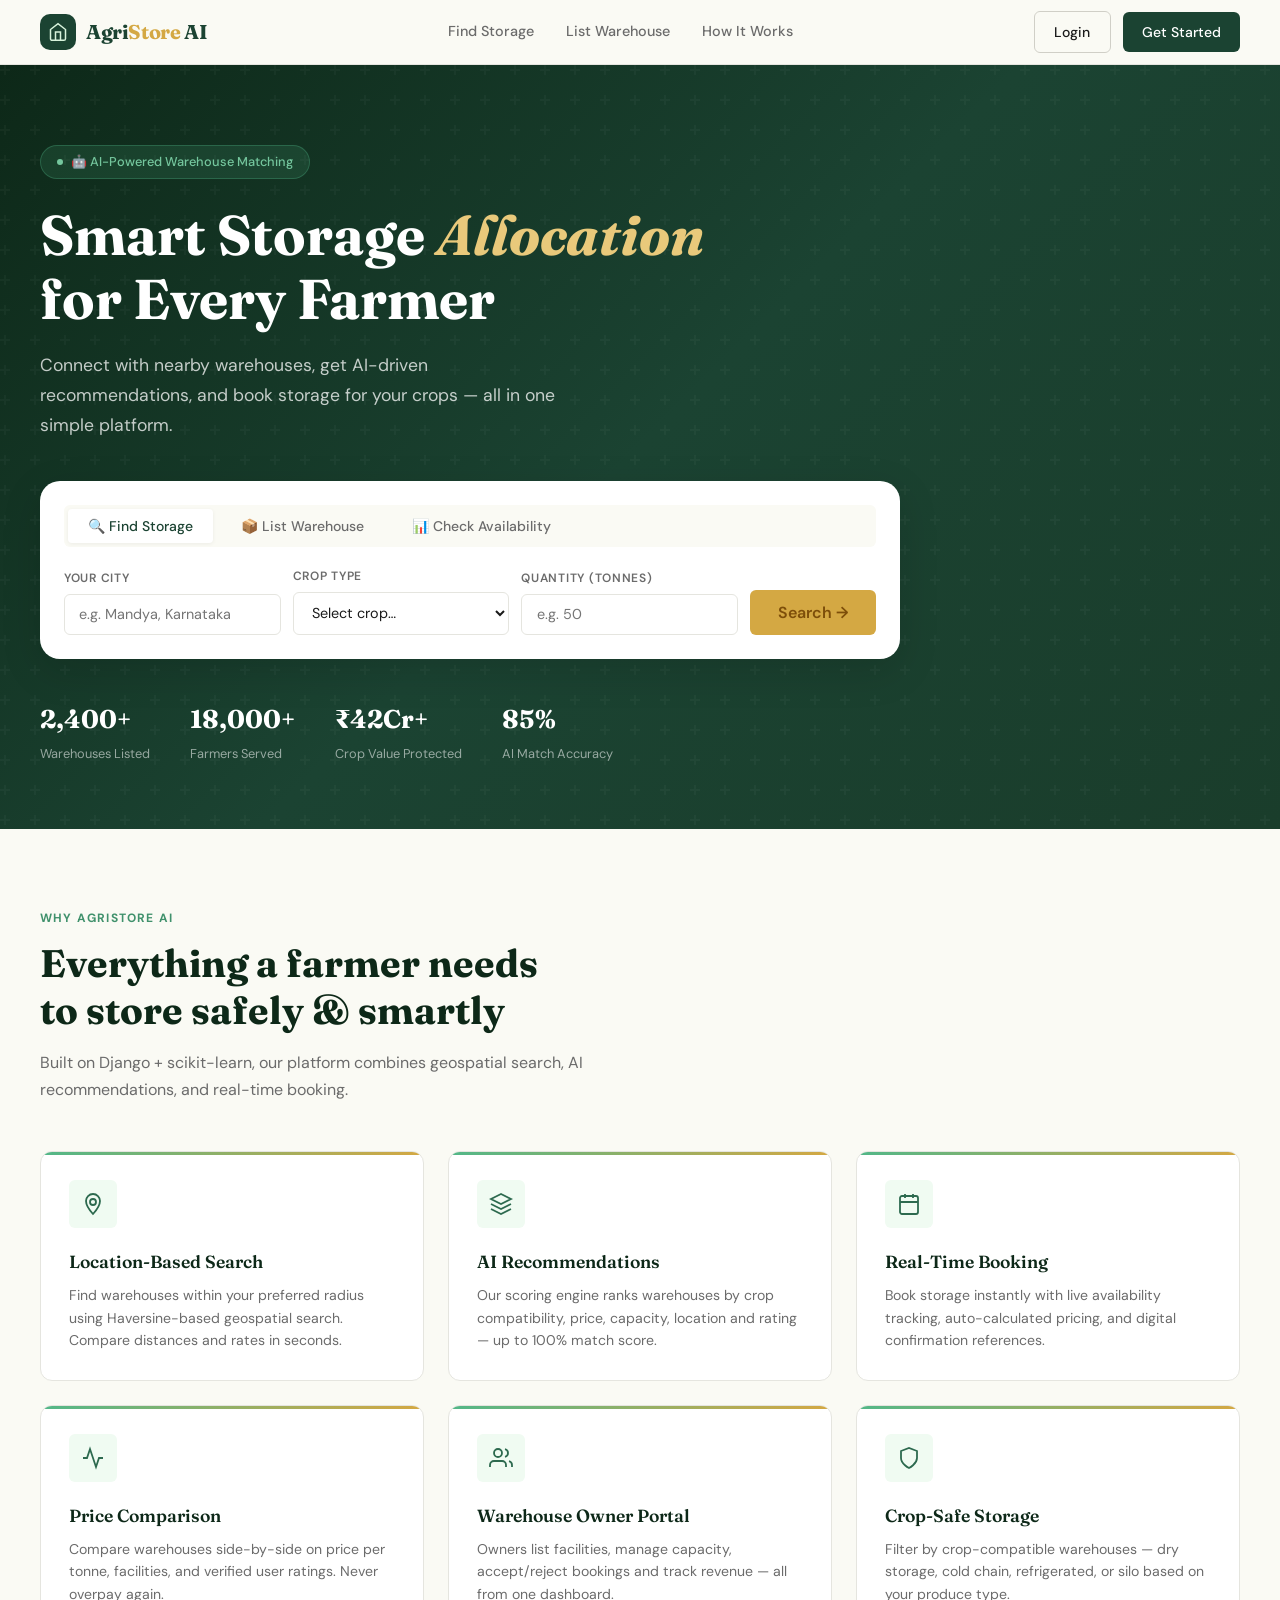
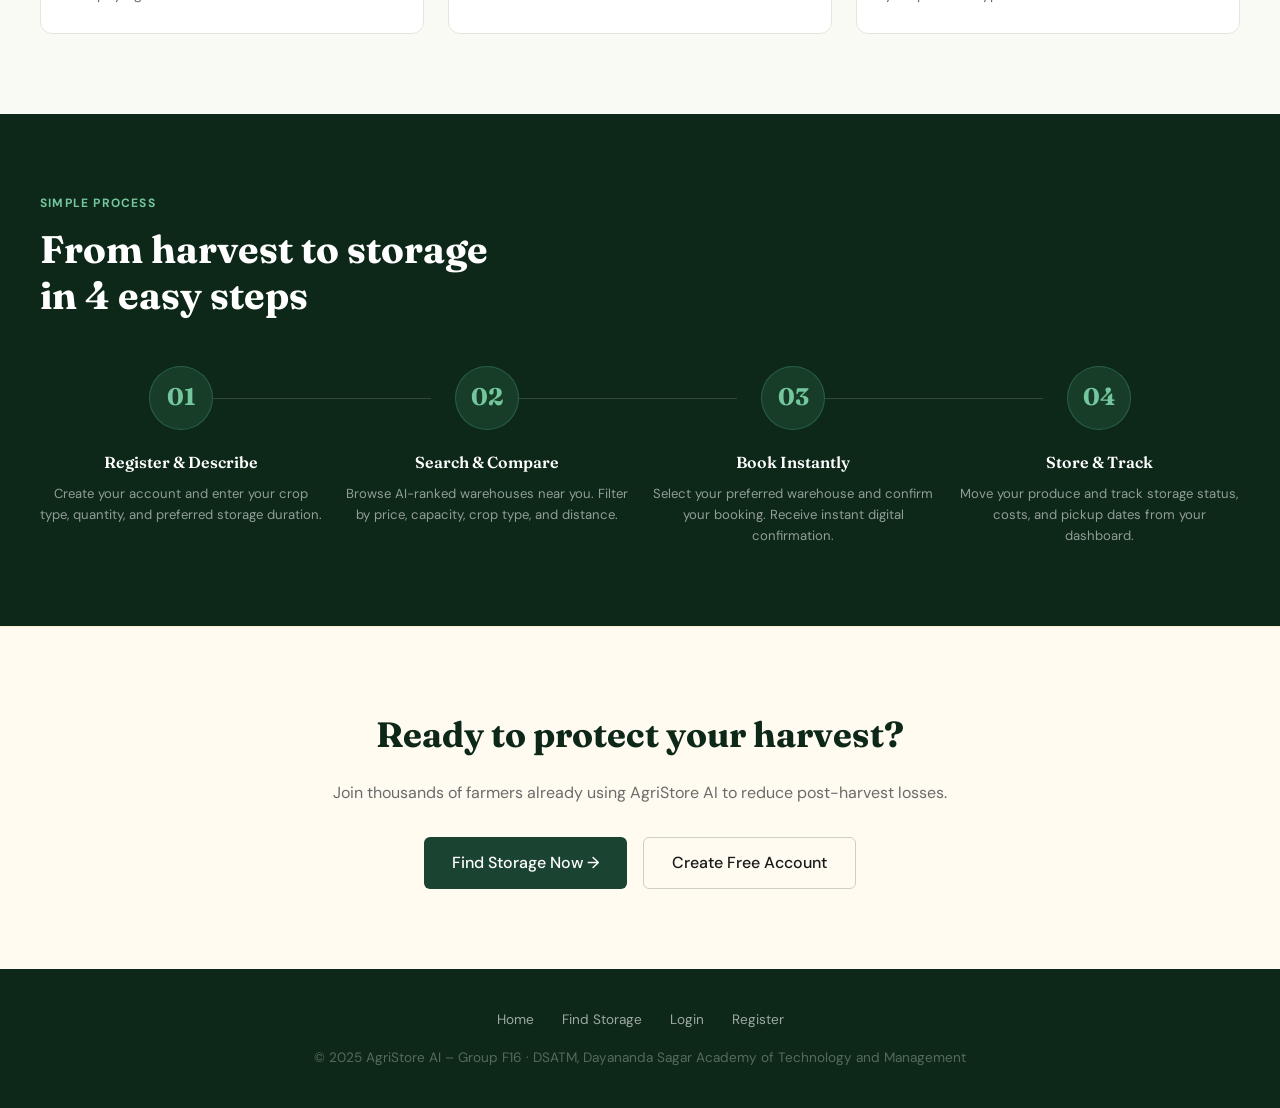
<file: index.html>
<!DOCTYPE html>
<html lang="en">
<head>
<meta charset="UTF-8">
<meta name="viewport" content="width=device-width, initial-scale=1.0">
<title>AgriStore AI – Smart Storage for Farmers</title>
<link rel="stylesheet" href="css/variables.css">
<link rel="stylesheet" href="css/base.css">
<link rel="stylesheet" href="css/hero.css">
</head>
<body>

<!-- NAV -->
<nav>
  <div class="nav-inner">
    <a href="index.html" class="logo">
      <div class="logo-icon">
        <svg viewBox="0 0 24 24"><path d="M3 9l9-7 9 7v11a2 2 0 01-2 2H5a2 2 0 01-2-2z"/><polyline points="9 22 9 12 15 12 15 22"/></svg>
      </div>
      <span class="logo-text">Agri<span>Store</span> AI</span>
    </a>
    <div class="nav-links">
      <a href="search.html">Find Storage</a>
      <a href="owner-dashboard.html">List Warehouse</a>
      <a href="#how-it-works">How It Works</a>
    </div>
    <div class="nav-actions" id="navActions">
      <a href="login.html"    class="btn btn-outline">Login</a>
      <a href="register.html" class="btn btn-primary">Get Started</a>
    </div>
  </div>
</nav>

<!-- HERO -->
<section class="hero">
  <div class="hero-inner">
    <div class="hero-badge">🤖 AI-Powered Warehouse Matching</div>
    <h1>Smart Storage <em>Allocation</em><br>for Every Farmer</h1>
    <p>Connect with nearby warehouses, get AI-driven recommendations, and book storage for your crops — all in one simple platform.</p>

    <div class="search-card">
      <div class="search-tabs">
        <button class="tab active">🔍 Find Storage</button>
        <button class="tab">📦 List Warehouse</button>
        <button class="tab">📊 Check Availability</button>
      </div>
      <div class="search-row">
        <div class="input-group">
          <label>Your City</label>
          <input type="text" id="heroCity" placeholder="e.g. Mandya, Karnataka">
        </div>
        <div class="input-group">
          <label>Crop Type</label>
          <select id="heroCrop">
            <option value="general">Select crop…</option>
            <option value="rice">Rice</option>
            <option value="wheat">Wheat</option>
            <option value="maize">Maize</option>
            <option value="tomato">Tomato</option>
            <option value="potato">Potato</option>
            <option value="onion">Onion</option>
            <option value="pulses">Pulses</option>
            <option value="cotton">Cotton</option>
          </select>
        </div>
        <div class="input-group">
          <label>Quantity (tonnes)</label>
          <input type="number" id="heroQty" placeholder="e.g. 50" min="1">
        </div>
        <button class="btn btn-amber btn-lg" id="heroSearchBtn">Search →</button>
      </div>
    </div>

    <div class="hero-stats">
      <div class="stat-item"><span class="stat-num">2,400+</span><span class="stat-label">Warehouses Listed</span></div>
      <div class="stat-item"><span class="stat-num">18,000+</span><span class="stat-label">Farmers Served</span></div>
      <div class="stat-item"><span class="stat-num">₹42Cr+</span><span class="stat-label">Crop Value Protected</span></div>
      <div class="stat-item"><span class="stat-num">85%</span><span class="stat-label">AI Match Accuracy</span></div>
    </div>
  </div>
</section>

<!-- FEATURES -->
<section class="section">
  <div class="section-inner">
    <div class="section-label">Why AgriStore AI</div>
    <h2 class="section-title">Everything a farmer needs<br>to store safely & smartly</h2>
    <p class="section-desc">Built on Django + scikit-learn, our platform combines geospatial search, AI recommendations, and real-time booking.</p>
    <div class="features-grid">
      <div class="feature-card">
        <div class="feature-icon"><svg viewBox="0 0 24 24"><circle cx="12" cy="10" r="3"/><path d="M12 2C8.13 2 5 5.13 5 9c0 5.25 7 13 7 13s7-7.75 7-13c0-3.87-3.13-7-7-7z"/></svg></div>
        <h3>Location-Based Search</h3>
        <p>Find warehouses within your preferred radius using Haversine-based geospatial search. Compare distances and rates in seconds.</p>
      </div>
      <div class="feature-card">
        <div class="feature-icon"><svg viewBox="0 0 24 24"><path d="M12 2L2 7l10 5 10-5-10-5zM2 17l10 5 10-5M2 12l10 5 10-5"/></svg></div>
        <h3>AI Recommendations</h3>
        <p>Our scoring engine ranks warehouses by crop compatibility, price, capacity, location and rating — up to 100% match score.</p>
      </div>
      <div class="feature-card">
        <div class="feature-icon"><svg viewBox="0 0 24 24"><rect x="3" y="4" width="18" height="18" rx="2"/><line x1="16" y1="2" x2="16" y2="6"/><line x1="8" y1="2" x2="8" y2="6"/><line x1="3" y1="10" x2="21" y2="10"/></svg></div>
        <h3>Real-Time Booking</h3>
        <p>Book storage instantly with live availability tracking, auto-calculated pricing, and digital confirmation references.</p>
      </div>
      <div class="feature-card">
        <div class="feature-icon"><svg viewBox="0 0 24 24"><polyline points="22 12 18 12 15 21 9 3 6 12 2 12"/></svg></div>
        <h3>Price Comparison</h3>
        <p>Compare warehouses side-by-side on price per tonne, facilities, and verified user ratings. Never overpay again.</p>
      </div>
      <div class="feature-card">
        <div class="feature-icon"><svg viewBox="0 0 24 24"><path d="M17 21v-2a4 4 0 00-4-4H5a4 4 0 00-4 4v2"/><circle cx="9" cy="7" r="4"/><path d="M23 21v-2a4 4 0 00-3-3.87"/><path d="M16 3.13a4 4 0 010 7.75"/></svg></div>
        <h3>Warehouse Owner Portal</h3>
        <p>Owners list facilities, manage capacity, accept/reject bookings and track revenue — all from one dashboard.</p>
      </div>
      <div class="feature-card">
        <div class="feature-icon"><svg viewBox="0 0 24 24"><path d="M12 22s8-4 8-10V5l-8-3-8 3v7c0 6 8 10 8 10z"/></svg></div>
        <h3>Crop-Safe Storage</h3>
        <p>Filter by crop-compatible warehouses — dry storage, cold chain, refrigerated, or silo based on your produce type.</p>
      </div>
    </div>
  </div>
</section>

<!-- HOW IT WORKS -->
<section class="how-bg" id="how-it-works">
  <div class="how-inner">
    <div class="section-label" style="color:var(--green-400)">Simple Process</div>
    <h2 class="section-title" style="color:#fff">From harvest to storage<br>in 4 easy steps</h2>
    <div class="how-grid">
      <div class="how-step"><div class="step-num">01</div><h4>Register & Describe</h4><p>Create your account and enter your crop type, quantity, and preferred storage duration.</p></div>
      <div class="how-step"><div class="step-num">02</div><h4>Search & Compare</h4><p>Browse AI-ranked warehouses near you. Filter by price, capacity, crop type, and distance.</p></div>
      <div class="how-step"><div class="step-num">03</div><h4>Book Instantly</h4><p>Select your preferred warehouse and confirm your booking. Receive instant digital confirmation.</p></div>
      <div class="how-step"><div class="step-num">04</div><h4>Store & Track</h4><p>Move your produce and track storage status, costs, and pickup dates from your dashboard.</p></div>
    </div>
  </div>
</section>

<!-- CTA -->
<section class="cta-section">
  <h2>Ready to protect your harvest?</h2>
  <p>Join thousands of farmers already using AgriStore AI to reduce post-harvest losses.</p>
  <div class="cta-btns">
    <a href="search.html"   class="btn btn-primary btn-lg">Find Storage Now →</a>
    <a href="register.html" class="btn btn-outline btn-lg">Create Free Account</a>
  </div>
</section>

<footer>
  <a href="index.html">Home</a>
  <a href="search.html">Find Storage</a>
  <a href="login.html">Login</a>
  <a href="register.html">Register</a>
  <div class="footer-copy">© 2025 AgriStore AI – Group F16 · DSATM, Dayananda Sagar Academy of Technology and Management</div>
</footer>

<script src="js/api.js"></script>
<script src="js/app.js"></script>
<script>
  document.getElementById('heroSearchBtn')?.addEventListener('click', () => {
    const city = document.getElementById('heroCity').value.trim();
    const crop = document.getElementById('heroCrop').value;
    const qty  = document.getElementById('heroQty').value;
    const qs   = new URLSearchParams({ city, crop, qty }).toString();
    window.location.href = `search.html?${qs}`;
  });
</script>
</body>
</html>
</file>
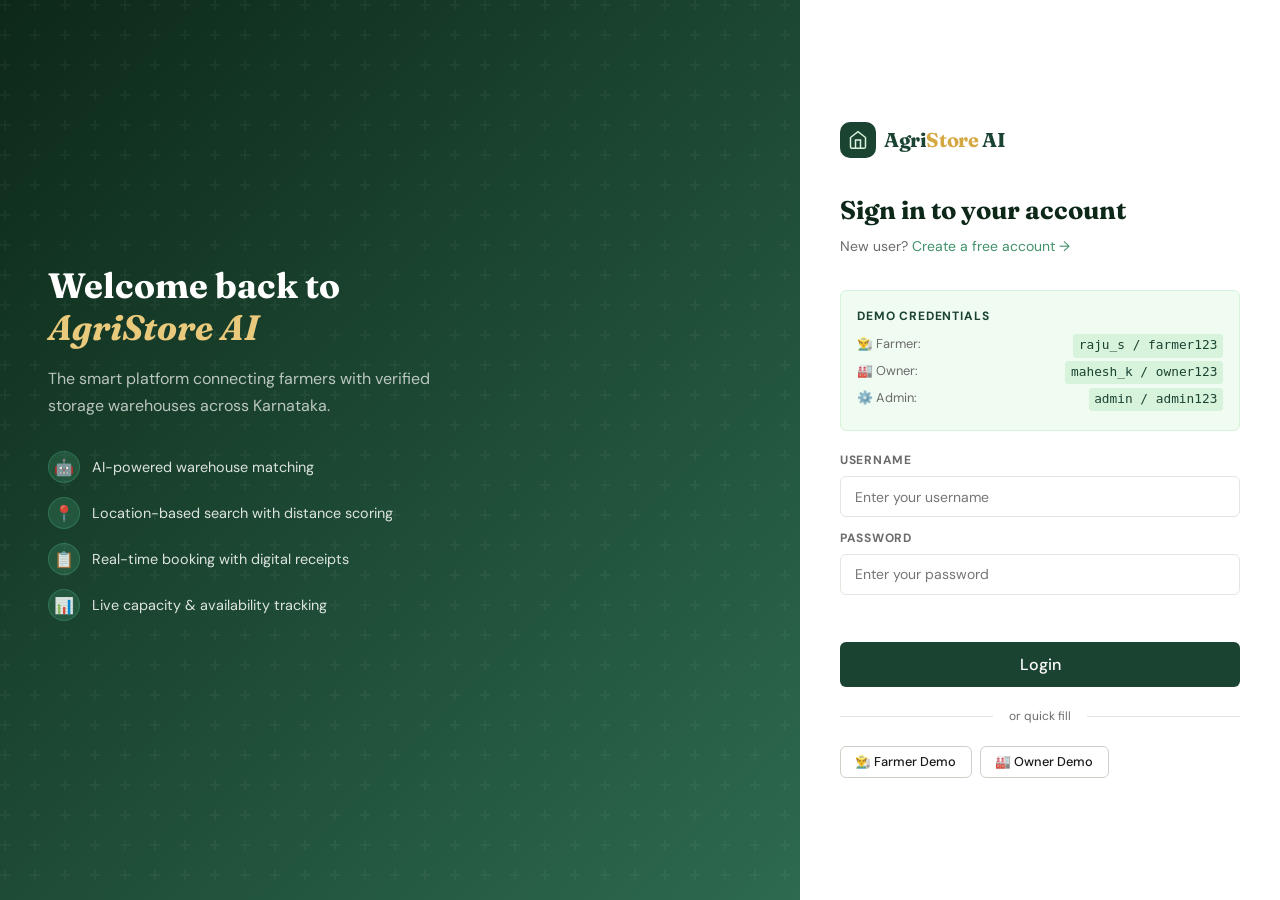
<file: farmer-dashboard.html>
<!DOCTYPE html>
<html lang="en">
<head>
<meta charset="UTF-8">
<meta name="viewport" content="width=device-width, initial-scale=1.0">
<title>My Dashboard – AgriStore AI</title>
<link rel="stylesheet" href="css/variables.css">
<link rel="stylesheet" href="css/base.css">
<link rel="stylesheet" href="css/dashboard.css">
<link rel="stylesheet" href="css/modal.css">
</head>
<body>

<nav>
  <div class="nav-inner">
    <a href="index.html" class="logo">
      <div class="logo-icon"><svg viewBox="0 0 24 24" fill="none" stroke="#D8F3DC" stroke-width="1.8"><path d="M3 9l9-7 9 7v11a2 2 0 01-2 2H5a2 2 0 01-2-2z"/><polyline points="9 22 9 12 15 12 15 22"/></svg></div>
      <span class="logo-text">Agri<span>Store</span> AI</span>
    </a>
    <div class="nav-links">
      <a href="search.html">Find Storage</a>
      <a href="farmer-dashboard.html" class="active">Dashboard</a>
    </div>
    <div class="nav-actions" id="navActions"></div>
  </div>
</nav>

<div class="dash-layout">
  <!-- SIDEBAR -->
  <aside class="sidebar">
    <div class="sidebar-header">
      <div class="sidebar-user">
        <div class="avatar" id="sidebarAvatar">RS</div>
        <div>
          <div class="sidebar-user-name" id="sidebarName">Loading…</div>
          <div class="sidebar-user-type" id="sidebarType">Farmer</div>
        </div>
      </div>
    </div>
    <nav class="sidebar-nav">
      <div class="nav-section">Main</div>
      <a class="nav-item active" href="farmer-dashboard.html">
        <svg viewBox="0 0 24 24"><rect x="3" y="3" width="7" height="7"/><rect x="14" y="3" width="7" height="7"/><rect x="14" y="14" width="7" height="7"/><rect x="3" y="14" width="7" height="7"/></svg>
        Overview
      </a>
      <a class="nav-item" href="search.html">
        <svg viewBox="0 0 24 24"><circle cx="11" cy="11" r="8"/><line x1="21" y1="21" x2="16.65" y2="16.65"/></svg>
        Find Storage
      </a>
      <a class="nav-item" href="farmer-dashboard.html">
        <svg viewBox="0 0 24 24"><rect x="3" y="4" width="18" height="18" rx="2"/><line x1="16" y1="2" x2="16" y2="6"/><line x1="8" y1="2" x2="8" y2="6"/><line x1="3" y1="10" x2="21" y2="10"/></svg>
        My Bookings
      </a>
      <a class="nav-item" href="search.html">
        <svg viewBox="0 0 24 24"><path d="M12 2L2 7l10 5 10-5-10-5zM2 17l10 5 10-5M2 12l10 5 10-5"/></svg>
        AI Recommendations
      </a>
      <div class="nav-section">Account</div>
      <a class="nav-item" href="#">
        <svg viewBox="0 0 24 24"><path d="M20 21v-2a4 4 0 00-4-4H8a4 4 0 00-4 4v2"/><circle cx="12" cy="7" r="4"/></svg>
        Profile
      </a>
      <a class="nav-item danger" id="logoutBtn" href="#">
        <svg viewBox="0 0 24 24"><path d="M9 21H5a2 2 0 01-2-2V5a2 2 0 012-2h4"/><polyline points="16 17 21 12 16 7"/><line x1="21" y1="12" x2="9" y2="12"/></svg>
        Logout
      </a>
    </nav>
  </aside>

  <!-- MAIN -->
  <main class="dash-main">
    <div class="dash-header">
      <div>
        <h2 id="dashGreet">Good morning 🌾</h2>
        <p>Here's your storage overview for this season.</p>
      </div>
      <a href="search.html" class="btn btn-primary">+ Book New Storage</a>
    </div>

    <!-- METRICS -->
    <div class="metrics-grid">
      <div class="metric-card">
        <div class="metric-label">Active Bookings</div>
        <div class="metric-val" id="metricBookings">—</div>
        <div class="metric-change">confirmed this season</div>
      </div>
      <div class="metric-card accent-amber">
        <div class="metric-label">Produce Stored</div>
        <div class="metric-val" id="metricStored">—</div>
        <div class="metric-change">across active bookings</div>
      </div>
      <div class="metric-card">
        <div class="metric-label">Total Cost</div>
        <div class="metric-val" id="metricCost">—</div>
        <div class="metric-change">for active storage</div>
      </div>
      <div class="metric-card accent-blue">
        <div class="metric-label">AI Savings</div>
        <div class="metric-val">₹18,400</div>
        <div class="metric-change">vs avg market rate</div>
      </div>
    </div>

    <div class="dash-grid">
      <!-- BOOKINGS TABLE -->
      <div class="dash-card">
        <div class="dash-card-title">
          My Bookings
          <a href="search.html">+ Add New →</a>
        </div>
        <table class="booking-table">
          <thead>
            <tr>
              <th>Warehouse</th>
              <th>Crop</th>
              <th>Qty</th>
              <th>Duration</th>
              <th>Status</th>
              <th>Total</th>
            </tr>
          </thead>
          <tbody id="bookingsBody">
            <tr><td colspan="6" style="text-align:center;padding:2rem;color:var(--text-muted)">Loading…</td></tr>
          </tbody>
        </table>
      </div>

      <!-- AI RECOMMENDATIONS -->
      <div class="dash-card">
        <div class="dash-card-title">
          AI Recommendations
          <a href="search.html">View all →</a>
        </div>
        <div class="ai-alert" id="aiAlert">✦ Loading recommendations…</div>
        <div id="recList">
          <div style="color:var(--text-muted);font-size:.85rem;text-align:center;padding:1.5rem">Loading…</div>
        </div>
        <a href="search.html" class="btn btn-outline" style="width:100%;margin-top:1rem;display:flex;justify-content:center">
          Explore All Options →
        </a>
      </div>
    </div>
  </main>
</div>

<script src="js/api.js"></script>
<script src="js/app.js"></script>
<script src="js/farmer-dashboard.js"></script>
<script>
  document.getElementById('logoutBtn')?.addEventListener('click', async (e) => {
    e.preventDefault();
    await AgriAPI.auth.logout();
    window.location.href = 'index.html';
  });
</script>
</body>
</html>
</file>
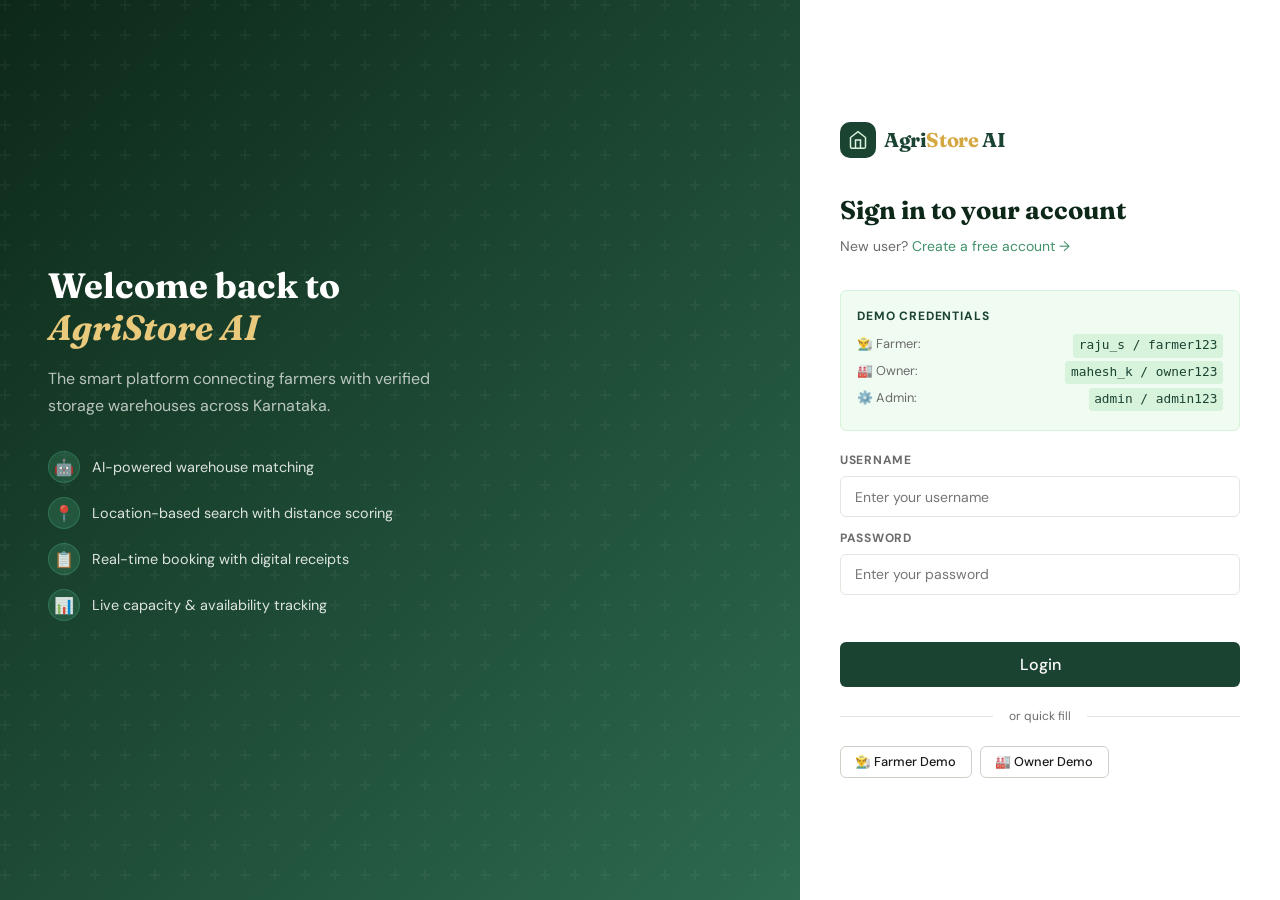
<file: login.html>
<!DOCTYPE html>
<html lang="en">
<head>
<meta charset="UTF-8">
<meta name="viewport" content="width=device-width, initial-scale=1.0">
<title>Login – AgriStore AI</title>
<link rel="stylesheet" href="css/variables.css">
<link rel="stylesheet" href="css/base.css">
<link rel="stylesheet" href="css/modal.css">
<style>
.auth-layout {
  min-height: 100vh;
  display: grid;
  grid-template-columns: 1fr 480px;
}
.auth-left {
  background: linear-gradient(135deg, var(--green-900), var(--green-700));
  padding: 3rem;
  display: flex;
  flex-direction: column;
  justify-content: center;
  color: #fff;
  position: relative;
  overflow: hidden;
}
.auth-left::before {
  content: '';
  position: absolute;
  inset: 0;
  background: url("data:image/svg+xml,%3Csvg width='60' height='60' viewBox='0 0 60 60' xmlns='http://www.w3.org/2000/svg'%3E%3Cg fill='%23ffffff' fill-opacity='0.04' fill-rule='evenodd'%3E%3Cpath d='M36 34v-4h-2v4h-4v2h4v4h2v-4h4v-2h-4zm0-30V0h-2v4h-4v2h4v4h2V6h4V4h-4zM6 34v-4H4v4H0v2h4v4h2v-4h4v-2H6zM6 4V0H4v4H0v2h4v4h2V6h4V4H6z'/%3E%3C/g%3E%3C/svg%3E");
}
.auth-left-content { position: relative; z-index: 1; max-width: 420px; }
.auth-left h1 { font-family: var(--font-display); font-size: 2.2rem; font-weight: 700; margin-bottom: 1rem; line-height: 1.2; }
.auth-left h1 em { font-style: italic; color: var(--amber-300); }
.auth-left p { color: rgba(255,255,255,.7); line-height: 1.7; margin-bottom: 2rem; }
.auth-feature { display: flex; align-items: center; gap: .75rem; margin-bottom: .875rem; font-size: .9rem; color: rgba(255,255,255,.85); }
.auth-feature span { width: 32px; height: 32px; border-radius: 50%; background: rgba(82,183,136,.2); border: 1px solid rgba(82,183,136,.3); display: flex; align-items: center; justify-content: center; font-size: 1rem; flex-shrink: 0; }

.auth-right {
  background: var(--white);
  padding: 3rem 2.5rem;
  display: flex;
  flex-direction: column;
  justify-content: center;
}
.auth-right a.logo { display: inline-flex; align-items: center; gap: 8px; margin-bottom: 2rem; }
.auth-form-title { font-family: var(--font-display); font-size: 1.6rem; font-weight: 700; color: var(--green-900); margin-bottom: .25rem; }
.auth-form-sub { font-size: .875rem; color: var(--text-muted); margin-bottom: 2rem; }
.auth-form-sub a { color: var(--green-600); }

.divider { display: flex; align-items: center; gap: 1rem; margin: 1.25rem 0; }
.divider::before, .divider::after { content: ''; flex: 1; height: 1px; background: var(--border); }
.divider span { font-size: .75rem; color: var(--text-muted); }

.demo-box { background: var(--green-50); border: 1px solid var(--green-100); border-radius: var(--radius-sm); padding: 1rem; margin-bottom: 1.25rem; font-size: .8rem; }
.demo-box h4 { font-size: .75rem; font-weight: 700; color: var(--green-800); text-transform: uppercase; letter-spacing: .07em; margin-bottom: .5rem; }
.demo-cred { display: flex; justify-content: space-between; margin-bottom: .2rem; }
.demo-cred span { color: var(--text-muted); }
.demo-cred code { font-size: .8rem; color: var(--green-800); background: var(--green-100); padding: .1rem .35rem; border-radius: 3px; }

.error-msg { color: #c0392b; font-size: .825rem; margin-bottom: 1rem; min-height: 1.2rem; }

@media (max-width: 768px) {
  .auth-layout { grid-template-columns: 1fr; }
  .auth-left { display: none; }
  .auth-right { padding: 2rem 1.25rem; }
}
</style>
</head>
<body>
<div class="auth-layout">
  <!-- LEFT PANEL -->
  <div class="auth-left">
    <div class="auth-left-content">
      <h1>Welcome back to<br><em>AgriStore AI</em></h1>
      <p>The smart platform connecting farmers with verified storage warehouses across Karnataka.</p>
      <div class="auth-feature"><span>🤖</span> AI-powered warehouse matching</div>
      <div class="auth-feature"><span>📍</span> Location-based search with distance scoring</div>
      <div class="auth-feature"><span>📋</span> Real-time booking with digital receipts</div>
      <div class="auth-feature"><span>📊</span> Live capacity & availability tracking</div>
    </div>
  </div>

  <!-- RIGHT PANEL -->
  <div class="auth-right">
    <a href="index.html" class="logo">
      <div class="logo-icon"><svg viewBox="0 0 24 24" fill="none" stroke="#D8F3DC" stroke-width="1.8"><path d="M3 9l9-7 9 7v11a2 2 0 01-2 2H5a2 2 0 01-2-2z"/><polyline points="9 22 9 12 15 12 15 22"/></svg></div>
      <span class="logo-text">Agri<span>Store</span> AI</span>
    </a>

    <div class="auth-form-title">Sign in to your account</div>
    <div class="auth-form-sub">New user? <a href="register.html">Create a free account →</a></div>

    <!-- Demo Credentials -->
    <div class="demo-box">
      <h4>Demo Credentials</h4>
      <div class="demo-cred"><span>👨‍🌾 Farmer:</span><code>raju_s / farmer123</code></div>
      <div class="demo-cred"><span>🏭 Owner:</span><code>mahesh_k / owner123</code></div>
      <div class="demo-cred"><span>⚙️ Admin:</span><code>admin / admin123</code></div>
    </div>

    <form id="loginForm">
      <div class="form-group">
        <label>Username</label>
        <input type="text" id="loginUsername" placeholder="Enter your username" autocomplete="username">
      </div>
      <div class="form-group">
        <label>Password</label>
        <input type="password" id="loginPassword" placeholder="Enter your password" autocomplete="current-password">
      </div>
      <div class="error-msg" id="loginError"></div>
      <button type="submit" id="loginBtn" class="btn btn-primary btn-full btn-lg">Login</button>
    </form>

    <div class="divider"><span>or quick fill</span></div>

    <div style="display:flex;gap:.5rem;flex-wrap:wrap">
      <button class="btn btn-outline btn-sm"
        onclick="document.getElementById('loginUsername').value='raju_s';document.getElementById('loginPassword').value='farmer123'">
        👨‍🌾 Farmer Demo
      </button>
      <button class="btn btn-outline btn-sm"
        onclick="document.getElementById('loginUsername').value='mahesh_k';document.getElementById('loginPassword').value='owner123'">
        🏭 Owner Demo
      </button>
    </div>
  </div>
</div>

<script src="js/api.js"></script>
<script src="js/app.js"></script>
<script src="js/auth.js"></script>
</body>
</html>
</file>
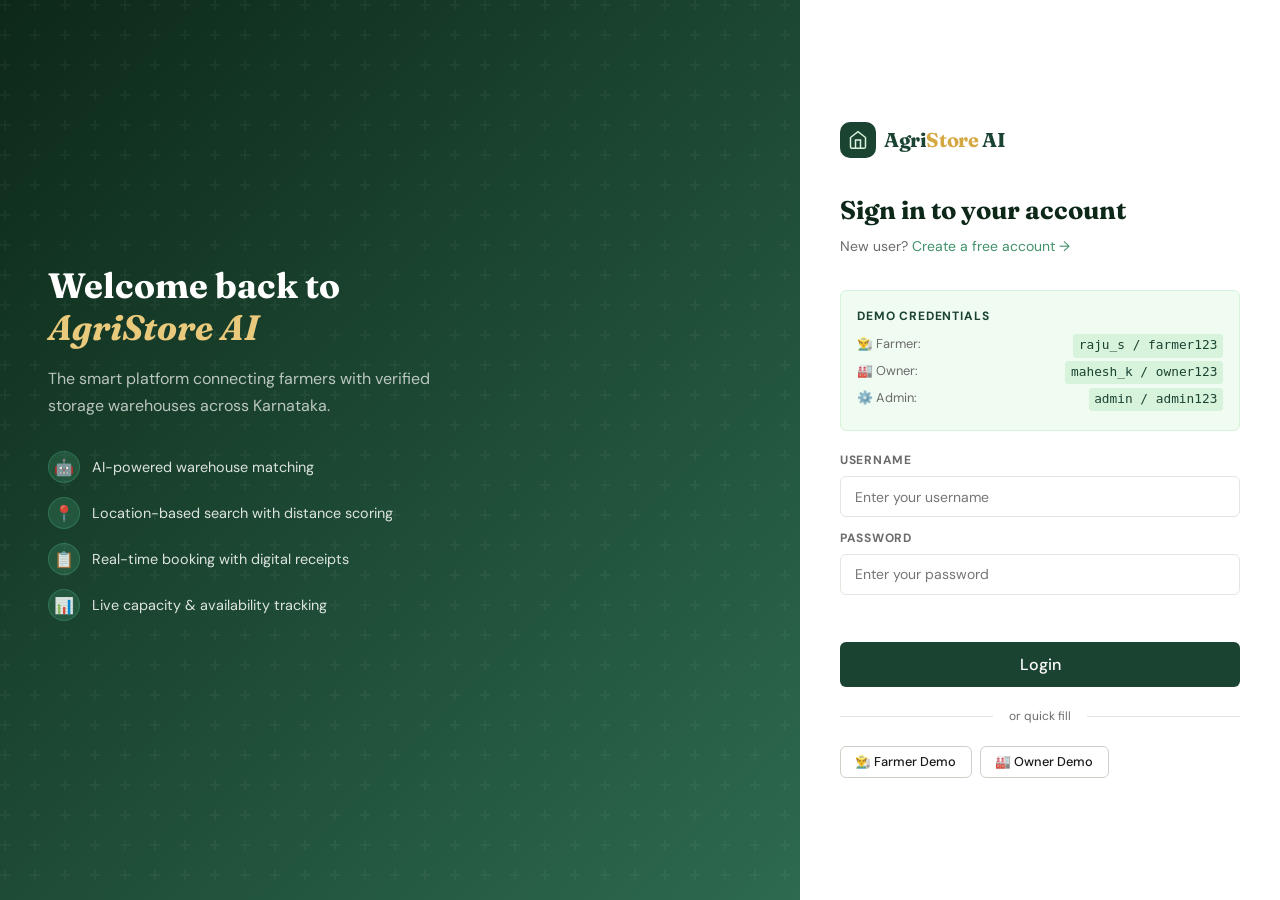
<file: owner-dashboard.html>
<!DOCTYPE html>
<html lang="en">
<head>
<meta charset="UTF-8">
<meta name="viewport" content="width=device-width, initial-scale=1.0">
<title>Owner Dashboard – AgriStore AI</title>
<link rel="stylesheet" href="css/variables.css">
<link rel="stylesheet" href="css/base.css">
<link rel="stylesheet" href="css/dashboard.css">
</head>
<body>

<nav>
  <div class="nav-inner">
    <a href="index.html" class="logo">
      <div class="logo-icon"><svg viewBox="0 0 24 24" fill="none" stroke="#D8F3DC" stroke-width="1.8"><path d="M3 9l9-7 9 7v11a2 2 0 01-2 2H5a2 2 0 01-2-2z"/><polyline points="9 22 9 12 15 12 15 22"/></svg></div>
      <span class="logo-text">Agri<span>Store</span> AI</span>
    </a>
    <div class="nav-links">
      <a href="owner-dashboard.html" class="active">Owner Dashboard</a>
    </div>
    <div class="nav-actions" id="navActions"></div>
  </div>
</nav>

<div class="dash-layout">
  <!-- SIDEBAR -->
  <aside class="sidebar">
    <div class="sidebar-header">
      <div class="sidebar-user">
        <div class="avatar owner" id="ownerAvatar">MK</div>
        <div>
          <div class="sidebar-user-name" id="ownerName">Loading…</div>
          <div class="sidebar-user-type">Warehouse Owner</div>
        </div>
      </div>
    </div>
    <nav class="sidebar-nav">
      <div class="nav-section">Management</div>
      <a class="nav-item active" href="owner-dashboard.html">
        <svg viewBox="0 0 24 24"><rect x="3" y="3" width="7" height="7"/><rect x="14" y="3" width="7" height="7"/><rect x="14" y="14" width="7" height="7"/><rect x="3" y="14" width="7" height="7"/></svg>
        Overview
      </a>
      <a class="nav-item" href="owner-dashboard.html">
        <svg viewBox="0 0 24 24"><path d="M3 9l9-7 9 7v11a2 2 0 01-2 2H5a2 2 0 01-2-2z"/></svg>
        My Warehouses
      </a>
      <a class="nav-item" href="owner-dashboard.html">
        <svg viewBox="0 0 24 24"><rect x="3" y="4" width="18" height="18" rx="2"/><line x1="16" y1="2" x2="16" y2="6"/><line x1="8" y1="2" x2="8" y2="6"/><line x1="3" y1="10" x2="21" y2="10"/></svg>
        Incoming Bookings
      </a>
      <a class="nav-item" href="owner-dashboard.html">
        <svg viewBox="0 0 24 24"><line x1="12" y1="1" x2="12" y2="23"/><path d="M17 5H9.5a3.5 3.5 0 000 7h5a3.5 3.5 0 010 7H6"/></svg>
        Revenue
      </a>
      <div class="nav-section">Account</div>
      <a class="nav-item" href="#">
        <svg viewBox="0 0 24 24"><path d="M20 21v-2a4 4 0 00-4-4H8a4 4 0 00-4 4v2"/><circle cx="12" cy="7" r="4"/></svg>
        Profile
      </a>
      <a class="nav-item danger" id="logoutBtn" href="#">
        <svg viewBox="0 0 24 24"><path d="M9 21H5a2 2 0 01-2-2V5a2 2 0 012-2h4"/><polyline points="16 17 21 12 16 7"/><line x1="21" y1="12" x2="9" y2="12"/></svg>
        Logout
      </a>
    </nav>
  </aside>

  <!-- MAIN -->
  <main class="dash-main">
    <div class="dash-header">
      <div>
        <h2>Warehouse Dashboard 🏭</h2>
        <p>Manage your facilities, review booking requests, and track revenue.</p>
      </div>
      <button class="btn btn-amber">+ Add Warehouse</button>
    </div>

    <!-- METRICS -->
    <div class="metrics-grid">
      <div class="metric-card">
        <div class="metric-label">Total Capacity</div>
        <div class="metric-val" id="metricTotalCap">—</div>
        <div class="metric-change" id="metricWarehouses">— facilities</div>
      </div>
      <div class="metric-card accent-amber">
        <div class="metric-label">Space Utilised</div>
        <div class="metric-val" id="metricUtilised">—</div>
        <div class="metric-change">current occupancy</div>
      </div>
      <div class="metric-card">
        <div class="metric-label">Pending Requests</div>
        <div class="metric-val" id="metricPending">—</div>
        <div class="metric-change" id="pendingBadge">awaiting response</div>
      </div>
      <div class="metric-card accent-blue">
        <div class="metric-label">Revenue</div>
        <div class="metric-val" id="metricRevenue">—</div>
        <div class="metric-change">confirmed bookings</div>
      </div>
    </div>

    <div class="dash-grid">
      <!-- INCOMING BOOKINGS -->
      <div class="dash-card">
        <div class="dash-card-title">
          Incoming Booking Requests
          <span class="pending-badge" id="pendingBadge2">Loading…</span>
        </div>

        <!-- Filter tabs -->
        <div style="display:flex;gap:.5rem;margin-bottom:1rem;flex-wrap:wrap">
          <button class="btn btn-sm btn-outline status-tab active" data-status="">All</button>
          <button class="btn btn-sm btn-outline status-tab" data-status="pending">⏳ Pending</button>
          <button class="btn btn-sm btn-outline status-tab" data-status="confirmed">✅ Confirmed</button>
          <button class="btn btn-sm btn-outline status-tab" data-status="completed">✓ Completed</button>
        </div>

        <div style="overflow-x:auto">
          <table class="booking-table">
            <thead>
              <tr>
                <th>Farmer</th>
                <th>Warehouse</th>
                <th>Crop</th>
                <th>Qty · Duration</th>
                <th>Value</th>
                <th>Action</th>
              </tr>
            </thead>
            <tbody id="incomingBody">
              <tr><td colspan="6" style="text-align:center;padding:2rem;color:var(--text-muted)">Loading…</td></tr>
            </tbody>
          </table>
        </div>
      </div>

      <!-- CAPACITY PANEL -->
      <div>
        <div class="dash-card">
          <div class="dash-card-title">Storage Capacity</div>
          <div id="capacityPanel">
            <div style="color:var(--text-muted);font-size:.85rem;text-align:center;padding:1.5rem">Loading…</div>
          </div>
        </div>

        <!-- WEEK CHART -->
        <div class="dash-card">
          <div class="dash-card-title">This Week's Bookings</div>
          <div class="week-chart">
            <div class="week-bar-wrap">
              <div class="week-val">3</div>
              <div class="week-bar" style="height:45%"></div>
              <div class="week-label">Mon</div>
            </div>
            <div class="week-bar-wrap">
              <div class="week-val">2</div>
              <div class="week-bar" style="height:30%"></div>
              <div class="week-label">Tue</div>
            </div>
            <div class="week-bar-wrap">
              <div class="week-val">5</div>
              <div class="week-bar" style="height:70%"></div>
              <div class="week-label">Wed</div>
            </div>
            <div class="week-bar-wrap">
              <div class="week-val">4</div>
              <div class="week-bar" style="height:57%"></div>
              <div class="week-label">Thu</div>
            </div>
            <div class="week-bar-wrap">
              <div class="week-val">7</div>
              <div class="week-bar" style="height:100%"></div>
              <div class="week-label">Fri</div>
            </div>
            <div class="week-bar-wrap">
              <div class="week-val">2</div>
              <div class="week-bar" style="height:28%"></div>
              <div class="week-label">Sat</div>
            </div>
            <div class="week-bar-wrap">
              <div class="week-val">0</div>
              <div class="week-bar zero" style="height:5%"></div>
              <div class="week-label">Sun</div>
            </div>
          </div>
        </div>
      </div>
    </div>
  </main>
</div>

<script src="js/api.js"></script>
<script src="js/app.js"></script>
<script src="js/owner-dashboard.js"></script>
<script>
  document.getElementById('logoutBtn')?.addEventListener('click', async (e) => {
    e.preventDefault();
    await AgriAPI.auth.logout();
    window.location.href = 'index.html';
  });
</script>
</body>
</html>
</file>
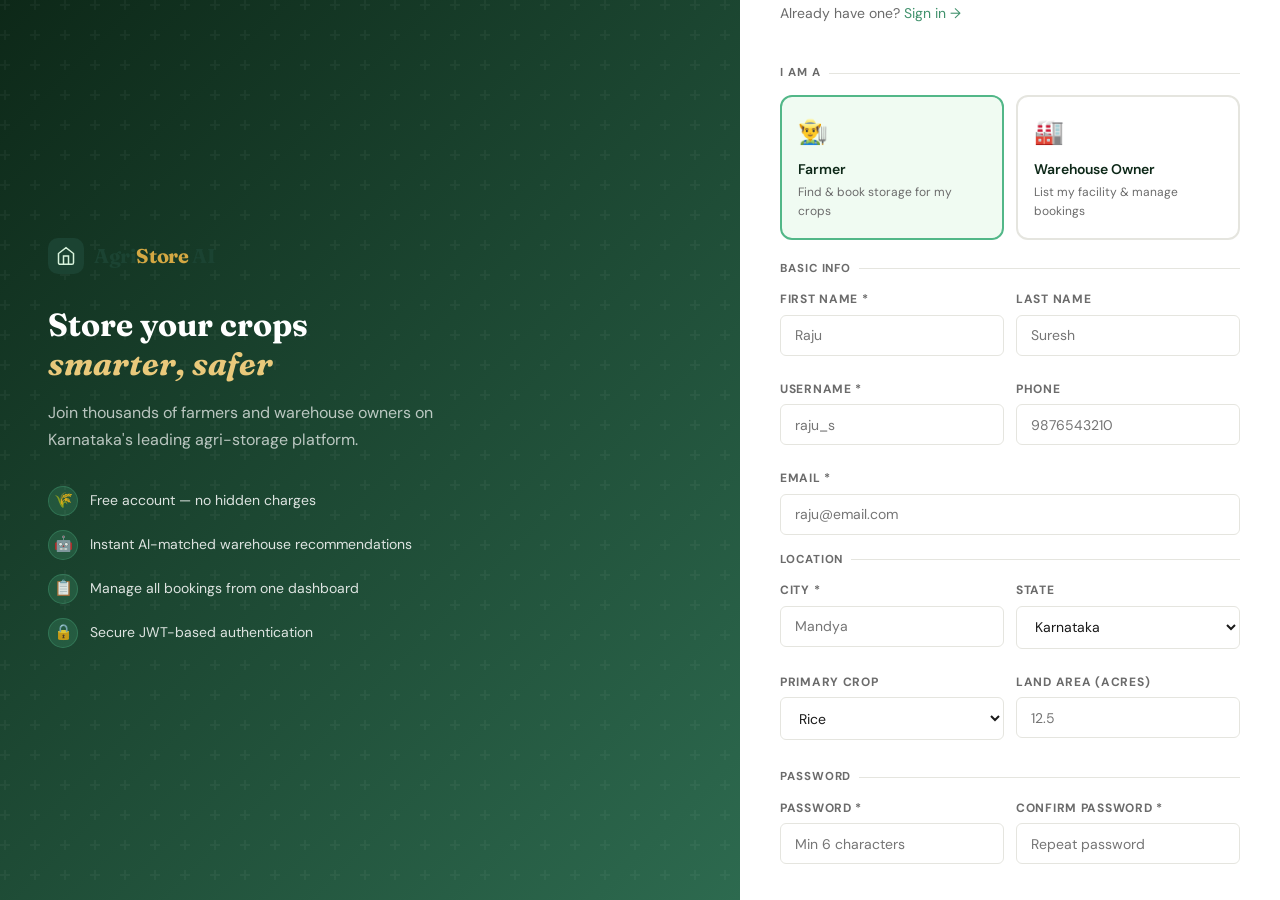
<file: register.html>
<!DOCTYPE html>
<html lang="en">
<head>
<meta charset="UTF-8">
<meta name="viewport" content="width=device-width, initial-scale=1.0">
<title>Register – AgriStore AI</title>
<link rel="stylesheet" href="css/variables.css">
<link rel="stylesheet" href="css/base.css">
<link rel="stylesheet" href="css/modal.css">
<style>
.auth-layout { min-height: 100vh; display: grid; grid-template-columns: 1fr 540px; }
.auth-left {
  background: linear-gradient(135deg, var(--green-900), var(--green-700));
  padding: 3rem; display: flex; flex-direction: column; justify-content: center;
  color: #fff; position: relative; overflow: hidden;
}
.auth-left::before {
  content: ''; position: absolute; inset: 0;
  background: url("data:image/svg+xml,%3Csvg width='60' height='60' viewBox='0 0 60 60' xmlns='http://www.w3.org/2000/svg'%3E%3Cg fill='%23ffffff' fill-opacity='0.04' fill-rule='evenodd'%3E%3Cpath d='M36 34v-4h-2v4h-4v2h4v4h2v-4h4v-2h-4zm0-30V0h-2v4h-4v2h4v4h2V6h4V4h-4zM6 34v-4H4v4H0v2h4v4h2v-4h4v-2H6zM6 4V0H4v4H0v2h4v4h2V6h4V4H6z'/%3E%3C/g%3E%3C/svg%3E");
}
.auth-left-content { position: relative; z-index: 1; max-width: 400px; }
.auth-left h1 { font-family: var(--font-display); font-size: 2rem; font-weight: 700; margin-bottom: 1rem; line-height: 1.2; }
.auth-left h1 em { font-style: italic; color: var(--amber-300); }
.auth-left p { color: rgba(255,255,255,.7); line-height: 1.7; margin-bottom: 2rem; }
.auth-feature { display: flex; align-items: center; gap: .75rem; margin-bottom: .875rem; font-size: .875rem; color: rgba(255,255,255,.85); }
.auth-feature span { width: 30px; height: 30px; border-radius: 50%; background: rgba(82,183,136,.2); border: 1px solid rgba(82,183,136,.3); display: flex; align-items: center; justify-content: center; font-size: .95rem; flex-shrink: 0; }

.auth-right {
  background: var(--white); padding: 2.5rem;
  display: flex; flex-direction: column; justify-content: center;
  overflow-y: auto; max-height: 100vh;
}
.auth-form-title { font-family: var(--font-display); font-size: 1.5rem; font-weight: 700; color: var(--green-900); margin-bottom: .25rem; }
.auth-form-sub { font-size: .875rem; color: var(--text-muted); margin-bottom: 1.5rem; }
.auth-form-sub a { color: var(--green-600); }

/* Role selector */
.role-selector { display: grid; grid-template-columns: 1fr 1fr; gap: .75rem; margin-bottom: 1.25rem; }
.role-card { border: 2px solid var(--border); border-radius: var(--radius-md); padding: 1rem; cursor: pointer; transition: all .2s; position: relative; }
.role-card input[type=radio] { position: absolute; opacity: 0; width: 0; height: 0; }
.role-card:has(input:checked) { border-color: var(--green-500); background: var(--green-50); }
.role-card-icon { font-size: 1.5rem; margin-bottom: .4rem; }
.role-card-title { font-size: .875rem; font-weight: 600; color: var(--green-900); }
.role-card-desc { font-size: .75rem; color: var(--text-muted); margin-top: .2rem; }

.error-msg { color: #c0392b; font-size: .825rem; margin-bottom: 1rem; min-height: 1rem; }
.section-divider { font-size: .72rem; font-weight: 700; color: var(--text-muted); text-transform: uppercase; letter-spacing: .08em; margin: 1rem 0 .75rem; display: flex; align-items: center; gap: .5rem; }
.section-divider::after { content: ''; flex: 1; height: 1px; background: var(--border); }

@media (max-width: 768px) { .auth-layout { grid-template-columns: 1fr; } .auth-left { display: none; } .auth-right { padding: 1.5rem 1.25rem; } }
</style>
</head>
<body>
<div class="auth-layout">
  <div class="auth-left">
    <div class="auth-left-content">
      <a href="index.html" class="logo" style="margin-bottom:2rem">
        <div class="logo-icon"><svg viewBox="0 0 24 24" fill="none" stroke="#D8F3DC" stroke-width="1.8"><path d="M3 9l9-7 9 7v11a2 2 0 01-2 2H5a2 2 0 01-2-2z"/><polyline points="9 22 9 12 15 12 15 22"/></svg></div>
        <span class="logo-text">Agri<span>Store</span> AI</span>
      </a>
      <h1>Store your crops<br><em>smarter, safer</em></h1>
      <p>Join thousands of farmers and warehouse owners on Karnataka's leading agri-storage platform.</p>
      <div class="auth-feature"><span>🌾</span> Free account — no hidden charges</div>
      <div class="auth-feature"><span>🤖</span> Instant AI-matched warehouse recommendations</div>
      <div class="auth-feature"><span>📋</span> Manage all bookings from one dashboard</div>
      <div class="auth-feature"><span>🔒</span> Secure JWT-based authentication</div>
    </div>
  </div>

  <div class="auth-right">
    <a href="index.html" class="logo" style="margin-bottom:1.5rem">
      <div class="logo-icon"><svg viewBox="0 0 24 24" fill="none" stroke="#D8F3DC" stroke-width="1.8"><path d="M3 9l9-7 9 7v11a2 2 0 01-2 2H5a2 2 0 01-2-2z"/><polyline points="9 22 9 12 15 12 15 22"/></svg></div>
      <span class="logo-text">Agri<span>Store</span> AI</span>
    </a>

    <div class="auth-form-title">Create your account</div>
    <div class="auth-form-sub">Already have one? <a href="login.html">Sign in →</a></div>

    <form id="registerForm">
      <!-- Role -->
      <div class="section-divider">I am a</div>
      <div class="role-selector">
        <label class="role-card">
          <input type="radio" name="role" value="farmer" checked>
          <div class="role-card-icon">👨‍🌾</div>
          <div class="role-card-title">Farmer</div>
          <div class="role-card-desc">Find & book storage for my crops</div>
        </label>
        <label class="role-card">
          <input type="radio" name="role" value="owner">
          <div class="role-card-icon">🏭</div>
          <div class="role-card-title">Warehouse Owner</div>
          <div class="role-card-desc">List my facility & manage bookings</div>
        </label>
      </div>

      <!-- Basic Info -->
      <div class="section-divider">Basic Info</div>
      <div class="form-row">
        <div class="form-group">
          <label>First Name *</label>
          <input type="text" id="regFirstName" placeholder="Raju" required>
        </div>
        <div class="form-group">
          <label>Last Name</label>
          <input type="text" id="regLastName" placeholder="Suresh">
        </div>
      </div>
      <div class="form-row">
        <div class="form-group">
          <label>Username *</label>
          <input type="text" id="regUsername" placeholder="raju_s" required autocomplete="username">
        </div>
        <div class="form-group">
          <label>Phone</label>
          <input type="tel" id="regPhone" placeholder="9876543210">
        </div>
      </div>
      <div class="form-group">
        <label>Email *</label>
        <input type="email" id="regEmail" placeholder="raju@email.com" required>
      </div>

      <!-- Location -->
      <div class="section-divider">Location</div>
      <div class="form-row">
        <div class="form-group">
          <label>City *</label>
          <input type="text" id="regCity" placeholder="Mandya" required>
        </div>
        <div class="form-group">
          <label>State</label>
          <select id="regState">
            <option value="Karnataka">Karnataka</option>
            <option value="Tamil Nadu">Tamil Nadu</option>
            <option value="Andhra Pradesh">Andhra Pradesh</option>
            <option value="Maharashtra">Maharashtra</option>
            <option value="Punjab">Punjab</option>
          </select>
        </div>
      </div>

      <!-- Farmer-specific -->
      <div id="farmerFields" style="display:grid;grid-template-columns:1fr 1fr;gap:.75rem">
        <div class="form-group">
          <label>Primary Crop</label>
          <select id="regCrop">
            <option value="rice">Rice</option>
            <option value="wheat">Wheat</option>
            <option value="maize">Maize</option>
            <option value="tomato">Tomato</option>
            <option value="potato">Potato</option>
            <option value="onion">Onion</option>
            <option value="pulses">Pulses</option>
            <option value="cotton">Cotton</option>
          </select>
        </div>
        <div class="form-group">
          <label>Land Area (acres)</label>
          <input type="number" id="regLand" placeholder="12.5" min="0" step="0.1">
        </div>
      </div>

      <!-- Password -->
      <div class="section-divider">Password</div>
      <div class="form-row">
        <div class="form-group">
          <label>Password *</label>
          <input type="password" id="regPassword" placeholder="Min 6 characters" autocomplete="new-password">
        </div>
        <div class="form-group">
          <label>Confirm Password *</label>
          <input type="password" id="regPassword2" placeholder="Repeat password" autocomplete="new-password">
        </div>
      </div>

      <div class="error-msg" id="registerError"></div>
      <button type="submit" id="registerBtn" class="btn btn-primary btn-full btn-lg">Create Account</button>
      <p style="font-size:.75rem;color:var(--text-muted);margin-top:1rem;text-align:center">
        By registering you agree to our Terms of Service and Privacy Policy.
      </p>
    </form>
  </div>
</div>

<script src="js/api.js"></script>
<script src="js/app.js"></script>
<script src="js/auth.js"></script>
</body>
</html>
</file>
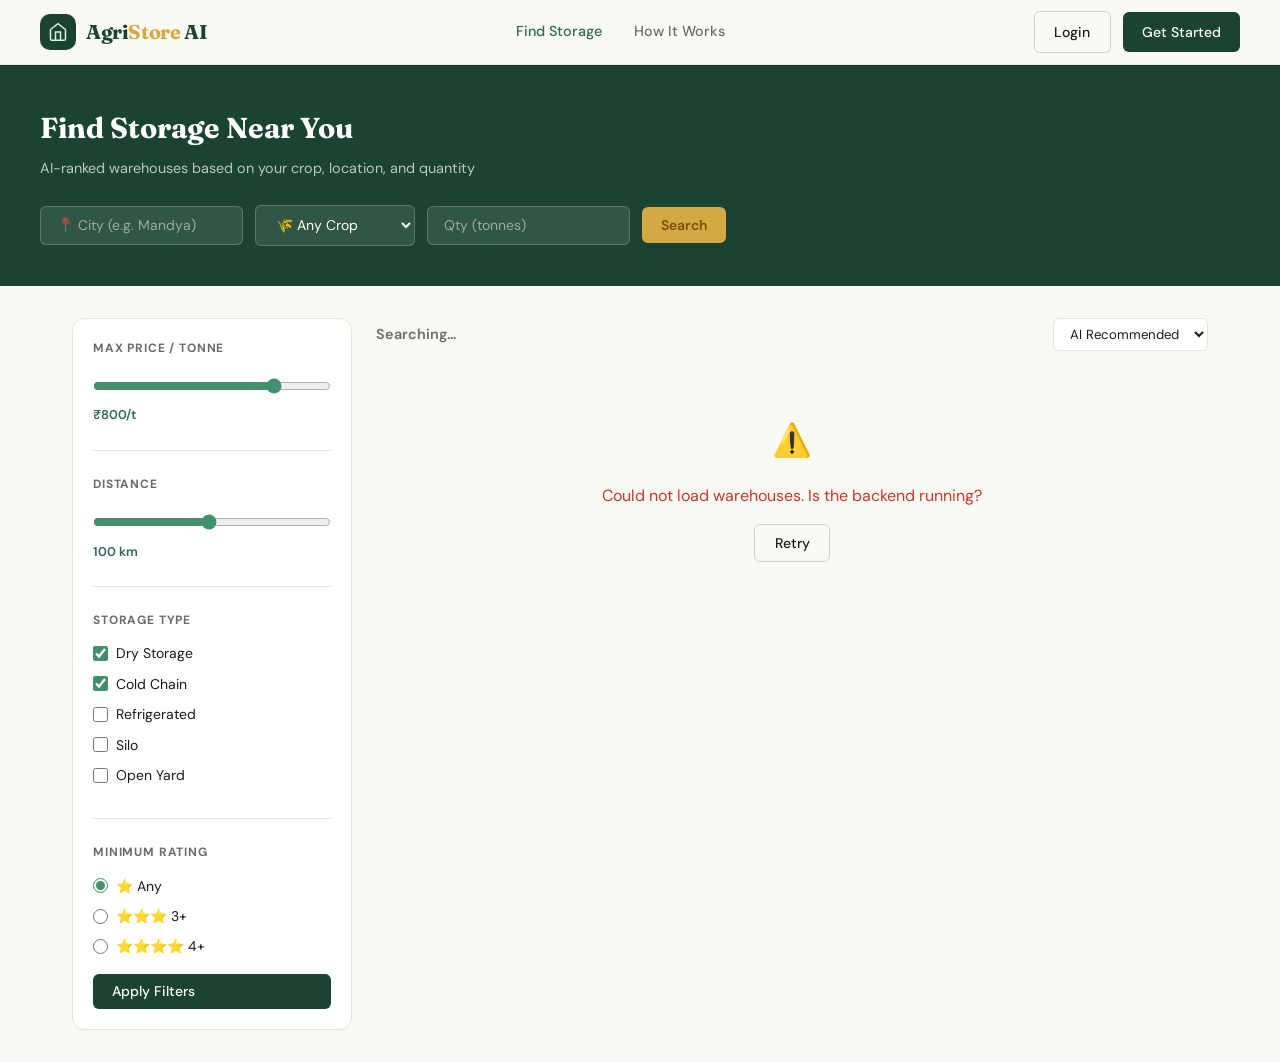
<file: search.html>
<!DOCTYPE html>
<html lang="en">
<head>
<meta charset="UTF-8">
<meta name="viewport" content="width=device-width, initial-scale=1.0">
<title>Find Storage – AgriStore AI</title>
<link rel="stylesheet" href="css/variables.css">
<link rel="stylesheet" href="css/base.css">
<link rel="stylesheet" href="css/search.css">
<link rel="stylesheet" href="css/modal.css">
</head>
<body>

<!-- NAV -->
<nav>
  <div class="nav-inner">
    <a href="index.html" class="logo">
      <div class="logo-icon"><svg viewBox="0 0 24 24" fill="none" stroke="#D8F3DC" stroke-width="1.8"><path d="M3 9l9-7 9 7v11a2 2 0 01-2 2H5a2 2 0 01-2-2z"/><polyline points="9 22 9 12 15 12 15 22"/></svg></div>
      <span class="logo-text">Agri<span>Store</span> AI</span>
    </a>
    <div class="nav-links">
      <a href="search.html" class="active">Find Storage</a>
      <a href="index.html#how-it-works">How It Works</a>
    </div>
    <div class="nav-actions" id="navActions"></div>
  </div>
</nav>

<!-- SEARCH RESULTS / SUCCESS TOGGLE -->
<div id="searchWrapper">

  <!-- PAGE HERO -->
  <div class="page-hero">
    <div class="page-hero-inner">
      <h2>Find Storage Near You</h2>
      <p>AI-ranked warehouses based on your crop, location, and quantity</p>
      <div class="search-bar-full">
        <input type="text" id="searchCity" placeholder="📍 City (e.g. Mandya)">
        <select id="searchCrop">
          <option value="general">🌾 Any Crop</option>
          <option value="rice">Rice</option>
          <option value="wheat">Wheat</option>
          <option value="maize">Maize</option>
          <option value="tomato">Tomato</option>
          <option value="potato">Potato</option>
          <option value="onion">Onion</option>
          <option value="pulses">Pulses</option>
          <option value="cotton">Cotton</option>
        </select>
        <input type="number" id="searchQty" placeholder="Qty (tonnes)" min="1">
        <button class="btn btn-amber" id="searchBtn">Search</button>
      </div>
    </div>
  </div>

  <!-- RESULTS LAYOUT -->
  <div class="results-layout">
    <!-- FILTER PANEL -->
    <aside class="filter-panel">
      <div class="filter-group">
        <h4>Max Price / Tonne</h4>
        <input type="range" class="range-slider" min="100" max="1000" value="800" id="priceSlider">
        <div class="range-val" id="priceVal">₹800/t</div>
      </div>
      <div class="filter-group">
        <h4>Distance</h4>
        <input type="range" class="range-slider" min="5" max="200" value="100" id="distSlider">
        <div class="range-val" id="distVal">100 km</div>
      </div>
      <div class="filter-group">
        <h4>Storage Type</h4>
        <div class="filter-row"><label><input type="checkbox" value="dry" checked> Dry Storage</label></div>
        <div class="filter-row"><label><input type="checkbox" value="cold_chain" checked> Cold Chain</label></div>
        <div class="filter-row"><label><input type="checkbox" value="refrigerated"> Refrigerated</label></div>
        <div class="filter-row"><label><input type="checkbox" value="silo"> Silo</label></div>
        <div class="filter-row"><label><input type="checkbox" value="open_yard"> Open Yard</label></div>
      </div>
      <div class="filter-group">
        <h4>Minimum Rating</h4>
        <div class="filter-row"><label><input type="radio" name="rating" value="" checked> ⭐ Any</label></div>
        <div class="filter-row"><label><input type="radio" name="rating" value="3"> ⭐⭐⭐ 3+</label></div>
        <div class="filter-row"><label><input type="radio" name="rating" value="4"> ⭐⭐⭐⭐ 4+</label></div>
      </div>
      <button class="btn btn-primary" style="width:100%" onclick="loadWarehouses()">Apply Filters</button>
    </aside>

    <!-- RESULTS -->
    <div>
      <div class="results-header">
        <span id="resultCount" class="results-count">Searching…</span>
        <select id="sortSelect">
          <option value="">AI Recommended</option>
          <option value="price_asc">Price: Low → High</option>
          <option value="price_desc">Price: High → Low</option>
          <option value="rating">Highest Rated</option>
        </select>
      </div>
      <div class="warehouse-grid" id="warehouseGrid">
        <!-- Injected by search.js -->
      </div>
    </div>
  </div>

</div><!-- /#searchWrapper -->

<!-- SUCCESS SCREEN (shown after booking) -->
<div id="successWrapper" style="display:none">
  <div class="success-wrapper">
    <div class="success-icon">✅</div>
    <h3>Booking Confirmed!</h3>
    <p>Your storage request has been submitted. The warehouse owner will confirm within 24 hours. Track it from your dashboard.</p>
    <div class="booking-ref" id="bookingRefNum">AGR-00000000</div>
    <div style="font-size:.85rem;color:var(--text-muted);margin-bottom:1rem">
      Estimated Total: <strong id="bookingTotalAmt">—</strong>
    </div>
    <div class="success-btns">
      <a href="farmer-dashboard.html" class="btn btn-primary btn-lg">Go to Dashboard</a>
      <button class="btn btn-outline btn-lg" onclick="document.getElementById('successWrapper').style.display='none';document.getElementById('searchWrapper').style.display='block'">
        Search More
      </button>
    </div>
  </div>
</div>

<!-- BOOKING MODAL -->
<div class="modal-overlay" id="bookingModal">
  <div class="modal">
    <button class="modal-close" onclick="closeBookingModal()">✕</button>
    <h3>Book Storage</h3>
    <div class="modal-sub">
      <strong id="modalWhName">Loading…</strong>
      <span id="modalWhLocation" style="color:var(--text-muted);font-size:.8rem;margin-left:.5rem"></span>
    </div>

    <div class="map-ph">
      <svg viewBox="0 0 24 24"><circle cx="12" cy="10" r="3"/><path d="M12 2C8.13 2 5 5.13 5 9c0 5.25 7 13 7 13s7-7.75 7-13c0-3.87-3.13-7-7-7z"/></svg>
      <span>📍 <span id="modalAvail">— tonnes available</span> · Rate: <strong id="modalRate">—</strong>/tonne/month</span>
    </div>

    <div class="form-row">
      <div class="form-group">
        <label>Crop Type</label>
        <select id="bookCrop"></select>
      </div>
      <div class="form-group">
        <label>Quantity (tonnes)</label>
        <input type="number" id="bookQty" value="50" min="1">
      </div>
    </div>
    <div id="capacityWarn" style="display:none;color:#c0392b;font-size:.8rem;margin-bottom:.5rem"></div>
    <div class="form-row">
      <div class="form-group">
        <label>Start Date</label>
        <input type="date" id="bookStart">
      </div>
      <div class="form-group">
        <label>End Date</label>
        <input type="date" id="bookEnd">
      </div>
    </div>
    <div class="form-group">
      <label>Special Requirements (optional)</label>
      <textarea id="bookSpecial" placeholder="e.g. needs pest control, separate bay for premium variety…"></textarea>
    </div>

    <div class="booking-summary">
      <div class="booking-summary-row"><span>Storage rate</span><span id="modalRate2">—</span></div>
      <div class="booking-summary-row"><span>Quantity</span><span id="sumQty">—</span></div>
      <div class="booking-summary-row"><span>Duration</span><span id="sumDur">—</span></div>
      <div class="booking-summary-row total"><span>Estimated Total</span><strong id="sumTotal">—</strong></div>
    </div>

    <div class="modal-footer">
      <button class="btn btn-outline" onclick="closeBookingModal()">Cancel</button>
      <button class="btn btn-primary" id="confirmBookingBtn" onclick="confirmBooking()">Confirm Booking →</button>
    </div>
  </div>
</div>

<script src="js/api.js"></script>
<script src="js/app.js"></script>
<script src="js/search.js"></script>
<script src="js/booking.js"></script>
</body>
</html>
</file>
<file: css/variables.css>
/* ═══════════════════════════════════════════
   AgriStore AI — CSS Variables & Reset
═══════════════════════════════════════════ */

:root {
  /* Green Palette */
  --green-900: #0D2818;
  --green-800: #1B4332;
  --green-700: #2D6A4F;
  --green-600: #40916C;
  --green-500: #52B788;
  --green-400: #74C69D;
  --green-200: #95D5B2;
  --green-100: #D8F3DC;
  --green-50:  #F0FBF2;

  /* Amber Palette */
  --amber-900: #7D4E0A;
  --amber-700: #B5621E;
  --amber-500: #D4A843;
  --amber-300: #E9C97B;
  --amber-100: #FBF0D3;
  --amber-50:  #FFFBF0;

  /* Neutrals */
  --cream:       #FAFAF4;
  --cream-dark:  #F2F0E6;
  --text:        #1A1A1A;
  --text-muted:  #6B6B6B;
  --text-light:  #9B9B9B;
  --white:       #FFFFFF;
  --border:      #E5E5DF;
  --border-dark: #D0CFC7;

  /* Spacing */
  --radius-sm: 6px;
  --radius-md: 12px;
  --radius-lg: 20px;
  --radius-xl: 32px;

  /* Shadows */
  --shadow-sm: 0 1px 4px rgba(0,0,0,.06);
  --shadow-md: 0 4px 16px rgba(0,0,0,.10);
  --shadow-lg: 0 12px 40px rgba(0,0,0,.14);

  /* Typography */
  --font-display: 'Fraunces', serif;
  --font-body:    'DM Sans', sans-serif;
}

/* ─── RESET ─── */
*, *::before, *::after {
  box-sizing: border-box;
  margin: 0;
  padding: 0;
}

html { scroll-behavior: smooth; }

body {
  font-family: var(--font-body);
  background: var(--cream);
  color: var(--text);
  line-height: 1.6;
  font-size: 16px;
  min-height: 100vh;
}

a { text-decoration: none; }
img { max-width: 100%; display: block; }
button { font-family: var(--font-body); cursor: pointer; border: none; outline: none; }
input, select, textarea { font-family: var(--font-body); }
</file>
<file: css/base.css>
/* ═══════════════════════════════════════════
   AgriStore AI — Base Styles
   (typography, buttons, nav, footer)
═══════════════════════════════════════════ */

/* ─── GOOGLE FONTS ─── */
@import url('https://fonts.googleapis.com/css2?family=Fraunces:ital,opsz,wght@0,9..144,300;0,9..144,500;0,9..144,700;1,9..144,400&family=DM+Sans:wght@300;400;500;600&display=swap');

/* ─── BUTTONS ─── */
.btn {
  display: inline-flex;
  align-items: center;
  gap: .4rem;
  padding: .55rem 1.2rem;
  border-radius: var(--radius-sm);
  font-family: var(--font-body);
  font-size: .875rem;
  font-weight: 500;
  cursor: pointer;
  transition: all .2s;
  text-decoration: none;
  border: none;
  outline: none;
}

.btn-outline {
  background: transparent;
  border: 1.5px solid var(--border-dark);
  color: var(--text);
}
.btn-outline:hover {
  border-color: var(--green-600);
  color: var(--green-700);
  background: var(--green-50);
}

.btn-primary {
  background: var(--green-800);
  color: #fff;
}
.btn-primary:hover {
  background: var(--green-700);
  transform: translateY(-1px);
  box-shadow: var(--shadow-md);
}

.btn-amber {
  background: var(--amber-500);
  color: var(--amber-900);
  font-weight: 600;
}
.btn-amber:hover {
  background: var(--amber-300);
  transform: translateY(-1px);
  box-shadow: var(--shadow-md);
}

.btn-danger {
  background: transparent;
  border: 1.5px solid #e74c3c;
  color: #c0392b;
}
.btn-danger:hover { background: #fdf0ef; }

.btn-sm  { padding: .4rem .9rem; font-size: .8rem; }
.btn-lg  { padding: .75rem 1.75rem; font-size: 1rem; }
.btn-full { width: 100%; justify-content: center; }

/* ─── NAVIGATION ─── */
nav {
  position: sticky;
  top: 0;
  z-index: 100;
  background: rgba(250,250,244,.96);
  backdrop-filter: blur(12px);
  -webkit-backdrop-filter: blur(12px);
  border-bottom: 1px solid var(--border);
  padding: 0 2rem;
}

.nav-inner {
  max-width: 1200px;
  margin: 0 auto;
  display: flex;
  align-items: center;
  justify-content: space-between;
  height: 64px;
}

.logo {
  display: flex;
  align-items: center;
  gap: 10px;
  text-decoration: none;
}

.logo-icon {
  width: 36px;
  height: 36px;
  background: var(--green-800);
  border-radius: 10px;
  display: flex;
  align-items: center;
  justify-content: center;
}
.logo-icon svg {
  width: 20px;
  height: 20px;
  fill: none;
  stroke: #D8F3DC;
  stroke-width: 1.8;
}

.logo-text {
  font-family: var(--font-display);
  font-size: 1.25rem;
  font-weight: 700;
  color: var(--green-800);
  letter-spacing: -.02em;
}
.logo-text span { color: var(--amber-500); }

.nav-links {
  display: flex;
  align-items: center;
  gap: 2rem;
}
.nav-links a {
  font-size: .9rem;
  font-weight: 500;
  color: var(--text-muted);
  text-decoration: none;
  transition: color .2s;
}
.nav-links a:hover,
.nav-links a.active { color: var(--green-700); }

.nav-actions {
  display: flex;
  align-items: center;
  gap: .75rem;
}

/* ─── FOOTER ─── */
footer {
  background: var(--green-900);
  color: rgba(255,255,255,.6);
  padding: 2.5rem 2rem;
  text-align: center;
  font-size: .85rem;
}
footer a {
  color: rgba(255,255,255,.6);
  text-decoration: none;
  margin: 0 .75rem;
  transition: color .2s;
}
footer a:hover { color: #fff; }
.footer-copy { margin-top: 1rem; opacity: .5; }

/* ─── SECTION COMMONS ─── */
.section { padding: 5rem 2rem; }
.section-inner { max-width: 1200px; margin: 0 auto; }

.section-label {
  font-size: .75rem;
  font-weight: 700;
  color: var(--green-600);
  text-transform: uppercase;
  letter-spacing: .1em;
  margin-bottom: .75rem;
}

.section-title {
  font-family: var(--font-display);
  font-size: clamp(1.8rem, 3vw, 2.5rem);
  font-weight: 700;
  color: var(--green-900);
  line-height: 1.2;
  margin-bottom: 1rem;
}

.section-desc {
  font-size: 1rem;
  color: var(--text-muted);
  max-width: 560px;
  margin-bottom: 3rem;
  line-height: 1.7;
}

/* ─── PULSE ANIMATION ─── */
@keyframes pulse {
  0%, 100% { opacity: 1; }
  50%       { opacity: .4; }
}

/* ─── RESPONSIVE HELPERS ─── */
@media (max-width: 768px) {
  .nav-links { display: none; }
  .section { padding: 3rem 1rem; }
}
</file>
<file: css/hero.css>
/* ═══════════════════════════════════════════
   AgriStore AI — Hero & Landing Page Styles
═══════════════════════════════════════════ */

/* ─── HERO ─── */
.hero {
  background: linear-gradient(135deg, var(--green-900) 0%, var(--green-800) 50%, #1a3d2b 100%);
  padding: 5rem 2rem 4rem;
  position: relative;
  overflow: hidden;
}

.hero::before {
  content: '';
  position: absolute;
  inset: 0;
  background-image: url("data:image/svg+xml,%3Csvg width='60' height='60' viewBox='0 0 60 60' xmlns='http://www.w3.org/2000/svg'%3E%3Cg fill='%23ffffff' fill-opacity='0.03' fill-rule='evenodd'%3E%3Cpath d='M36 34v-4h-2v4h-4v2h4v4h2v-4h4v-2h-4zm0-30V0h-2v4h-4v2h4v4h2V6h4V4h-4zM6 34v-4H4v4H0v2h4v4h2v-4h4v-2H6zM6 4V0H4v4H0v2h4v4h2V6h4V4H6z'/%3E%3C/g%3E%3C/svg%3E");
  pointer-events: none;
}

.hero-inner {
  max-width: 1200px;
  margin: 0 auto;
  position: relative;
  z-index: 1;
}

.hero-badge {
  display: inline-flex;
  align-items: center;
  gap: .5rem;
  background: rgba(82,183,136,.15);
  border: 1px solid rgba(82,183,136,.3);
  color: var(--green-400);
  border-radius: 100px;
  padding: .35rem 1rem;
  font-size: .8rem;
  font-weight: 500;
  margin-bottom: 1.5rem;
}
.hero-badge::before {
  content: '';
  width: 6px;
  height: 6px;
  border-radius: 50%;
  background: var(--green-400);
  animation: pulse 2s infinite;
}

.hero h1 {
  font-family: var(--font-display);
  font-size: clamp(2.2rem, 5vw, 3.5rem);
  font-weight: 700;
  color: #fff;
  line-height: 1.15;
  margin-bottom: 1.25rem;
  max-width: 680px;
}
.hero h1 em {
  font-style: italic;
  color: var(--amber-300);
}

.hero > .hero-inner > p {
  font-size: 1.1rem;
  color: rgba(255,255,255,.75);
  max-width: 520px;
  margin-bottom: 2.5rem;
  line-height: 1.7;
}

/* ─── SEARCH CARD ─── */
.search-card {
  background: #fff;
  border-radius: var(--radius-lg);
  box-shadow: var(--shadow-lg);
  padding: 1.5rem;
  max-width: 860px;
}

.search-tabs {
  display: flex;
  gap: .5rem;
  margin-bottom: 1.25rem;
  background: var(--cream);
  border-radius: var(--radius-sm);
  padding: .25rem;
}

.tab {
  padding: .5rem 1.25rem;
  border-radius: calc(var(--radius-sm) - 2px);
  font-size: .875rem;
  font-weight: 500;
  cursor: pointer;
  color: var(--text-muted);
  transition: all .2s;
  border: none;
  background: none;
}
.tab.active {
  background: #fff;
  color: var(--green-800);
  box-shadow: var(--shadow-sm);
}

.search-row {
  display: grid;
  grid-template-columns: 1fr 1fr 1fr auto;
  gap: .75rem;
  align-items: end;
}

.input-group {
  display: flex;
  flex-direction: column;
  gap: .35rem;
}
.input-group label {
  font-size: .75rem;
  font-weight: 600;
  color: var(--text-muted);
  text-transform: uppercase;
  letter-spacing: .06em;
}
.input-group input,
.input-group select {
  width: 100%;
  padding: .65rem .9rem;
  border: 1.5px solid var(--border);
  border-radius: var(--radius-sm);
  font-size: .9rem;
  color: var(--text);
  background: #fff;
  outline: none;
  transition: border-color .2s;
}
.input-group input:focus,
.input-group select:focus {
  border-color: var(--green-500);
}

/* ─── HERO STATS ─── */
.hero-stats {
  display: flex;
  gap: 2.5rem;
  margin-top: 2.5rem;
  flex-wrap: wrap;
}
.stat-item { color: rgba(255,255,255,.8); }
.stat-num {
  font-family: var(--font-display);
  font-size: 1.6rem;
  font-weight: 700;
  color: #fff;
  display: block;
}
.stat-label {
  font-size: .8rem;
  color: rgba(255,255,255,.55);
}

/* ─── FEATURES GRID ─── */
.features-grid {
  display: grid;
  grid-template-columns: repeat(3, 1fr);
  gap: 1.5rem;
}

.feature-card {
  background: #fff;
  border: 1px solid var(--border);
  border-radius: var(--radius-md);
  padding: 1.75rem;
  position: relative;
  overflow: hidden;
  transition: all .25s;
}
.feature-card:hover {
  border-color: var(--green-400);
  box-shadow: var(--shadow-md);
  transform: translateY(-3px);
}
.feature-card::before {
  content: '';
  position: absolute;
  top: 0; left: 0; right: 0;
  height: 3px;
  background: linear-gradient(90deg, var(--green-500), var(--amber-500));
}

.feature-icon {
  width: 48px;
  height: 48px;
  border-radius: var(--radius-sm);
  display: flex;
  align-items: center;
  justify-content: center;
  margin-bottom: 1.25rem;
  background: var(--green-50);
}
.feature-icon svg {
  width: 24px;
  height: 24px;
  stroke: var(--green-700);
  fill: none;
  stroke-width: 1.8;
}

.feature-card h3 {
  font-family: var(--font-display);
  font-size: 1.1rem;
  font-weight: 600;
  margin-bottom: .5rem;
  color: var(--green-900);
}
.feature-card p {
  font-size: .88rem;
  color: var(--text-muted);
  line-height: 1.6;
}

/* ─── HOW IT WORKS ─── */
.how-bg {
  background: var(--green-900);
  padding: 5rem 2rem;
}
.how-inner { max-width: 1200px; margin: 0 auto; }

.how-grid {
  display: grid;
  grid-template-columns: repeat(4, 1fr);
  gap: 1.5rem;
  margin-top: 3rem;
}
.how-step {
  text-align: center;
  position: relative;
}
.how-step:not(:last-child)::after {
  content: '';
  position: absolute;
  top: 32px;
  left: calc(50% + 32px);
  right: calc(-50% + 32px);
  height: 1px;
  background: rgba(255,255,255,.15);
}

.step-num {
  width: 64px;
  height: 64px;
  border-radius: 50%;
  background: rgba(82,183,136,.15);
  border: 1.5px solid rgba(82,183,136,.3);
  display: flex;
  align-items: center;
  justify-content: center;
  margin: 0 auto 1.25rem;
  font-family: var(--font-display);
  font-size: 1.5rem;
  font-weight: 700;
  color: var(--green-400);
}
.how-step h4 {
  font-family: var(--font-display);
  font-size: 1rem;
  font-weight: 600;
  color: #fff;
  margin-bottom: .5rem;
}
.how-step p {
  font-size: .82rem;
  color: rgba(255,255,255,.55);
  line-height: 1.6;
}

/* ─── CTA SECTION ─── */
.cta-section {
  background: var(--amber-50);
  border-top: 1px solid var(--amber-100);
  padding: 5rem 2rem;
  text-align: center;
}
.cta-section h2 {
  font-family: var(--font-display);
  font-size: 2.2rem;
  font-weight: 700;
  color: var(--green-900);
  margin-bottom: 1rem;
}
.cta-section p {
  font-size: 1rem;
  color: var(--text-muted);
  margin-bottom: 2rem;
}
.cta-btns {
  display: flex;
  gap: 1rem;
  justify-content: center;
  flex-wrap: wrap;
}

/* ─── RESPONSIVE ─── */
@media (max-width: 900px) {
  .search-row       { grid-template-columns: 1fr 1fr; }
  .features-grid    { grid-template-columns: 1fr 1fr; }
  .how-grid         { grid-template-columns: 1fr 1fr; }
}
@media (max-width: 600px) {
  .search-row       { grid-template-columns: 1fr; }
  .features-grid    { grid-template-columns: 1fr; }
  .how-grid         { grid-template-columns: 1fr; }
  .how-step::after  { display: none; }
}
</file>
<file: css/dashboard.css>
/* ═══════════════════════════════════════════
   AgriStore AI — Dashboard Styles
   (shared by farmer & warehouse owner)
═══════════════════════════════════════════ */

/* ─── LAYOUT ─── */
.dash-layout {
  display: grid;
  grid-template-columns: 240px 1fr;
  gap: 0;
  min-height: calc(100vh - 64px);
}

/* ─── SIDEBAR ─── */
.sidebar {
  background: #fff;
  border-right: 1px solid var(--border);
  display: flex;
  flex-direction: column;
}

.sidebar-header {
  padding: 1.25rem;
  border-bottom: 1px solid var(--border);
}

.sidebar-user {
  display: flex;
  align-items: center;
  gap: .75rem;
}
.avatar {
  width: 40px;
  height: 40px;
  border-radius: 50%;
  background: var(--green-100);
  display: flex;
  align-items: center;
  justify-content: center;
  font-family: var(--font-display);
  font-size: .875rem;
  font-weight: 700;
  color: var(--green-700);
  flex-shrink: 0;
}
.avatar.owner {
  background: var(--amber-100);
  color: var(--amber-900);
}
.sidebar-user-name { font-size: .875rem; font-weight: 600; color: var(--text); }
.sidebar-user-type { font-size: .75rem; color: var(--text-light); }

.sidebar-nav { padding: .5rem 0; flex: 1; }

.nav-section {
  font-size: .68rem;
  font-weight: 700;
  text-transform: uppercase;
  letter-spacing: .1em;
  color: var(--text-light);
  padding: .75rem 1.25rem .35rem;
}

.nav-item {
  display: flex;
  align-items: center;
  gap: .75rem;
  padding: .65rem 1.25rem;
  font-size: .875rem;
  color: var(--text-muted);
  cursor: pointer;
  transition: all .18s;
  border-left: 3px solid transparent;
  text-decoration: none;
}
.nav-item:hover {
  background: var(--green-50);
  color: var(--green-700);
}
.nav-item.active {
  background: var(--green-50);
  color: var(--green-800);
  border-left-color: var(--green-600);
  font-weight: 600;
}
.nav-item svg {
  width: 18px;
  height: 18px;
  stroke: currentColor;
  fill: none;
  stroke-width: 1.8;
  flex-shrink: 0;
}
.nav-item.danger { color: #c0392b; }
.nav-item.danger:hover { background: #fdf0ef; }

/* ─── MAIN CONTENT ─── */
.dash-main {
  background: var(--cream);
  padding: 2rem;
  min-height: 0;
  overflow-y: auto;
}

.dash-header {
  display: flex;
  align-items: flex-start;
  justify-content: space-between;
  margin-bottom: 2rem;
  gap: 1rem;
  flex-wrap: wrap;
}
.dash-header h2 {
  font-family: var(--font-display);
  font-size: 1.6rem;
  font-weight: 700;
  color: var(--green-900);
}
.dash-header p {
  font-size: .875rem;
  color: var(--text-muted);
  margin-top: .2rem;
}

/* ─── METRIC CARDS ─── */
.metrics-grid {
  display: grid;
  grid-template-columns: repeat(4, 1fr);
  gap: 1rem;
  margin-bottom: 2rem;
}

.metric-card {
  background: #fff;
  border: 1px solid var(--border);
  border-radius: var(--radius-md);
  padding: 1.25rem;
  position: relative;
  overflow: hidden;
}
.metric-card::after {
  content: '';
  position: absolute;
  top: 0; left: 0;
  width: 3px;
  height: 100%;
  background: var(--green-500);
}
.metric-card.accent-amber::after { background: var(--amber-500); }
.metric-card.accent-blue::after  { background: #3498db; }
.metric-card.accent-red::after   { background: #e74c3c; }

.metric-label {
  font-size: .75rem;
  font-weight: 600;
  text-transform: uppercase;
  letter-spacing: .07em;
  color: var(--text-muted);
  margin-bottom: .5rem;
}
.metric-val {
  font-family: var(--font-display);
  font-size: 1.8rem;
  font-weight: 700;
  color: var(--green-900);
}
.metric-change {
  font-size: .75rem;
  color: var(--green-600);
  margin-top: .25rem;
  font-weight: 500;
}
.metric-change.down { color: #c0392b; }

/* ─── DASHBOARD GRID ─── */
.dash-grid {
  display: grid;
  grid-template-columns: 1fr 340px;
  gap: 1.5rem;
}
.dash-grid.wide { grid-template-columns: 1fr; }

/* ─── DASHBOARD CARD ─── */
.dash-card {
  background: #fff;
  border: 1px solid var(--border);
  border-radius: var(--radius-md);
  padding: 1.25rem;
  margin-bottom: 1.5rem;
}
.dash-card:last-child { margin-bottom: 0; }

.dash-card-title {
  font-family: var(--font-display);
  font-size: 1rem;
  font-weight: 600;
  color: var(--green-900);
  margin-bottom: 1rem;
  display: flex;
  align-items: center;
  justify-content: space-between;
  gap: .5rem;
  flex-wrap: wrap;
}
.dash-card-title a {
  font-family: var(--font-body);
  font-size: .78rem;
  font-weight: 500;
  color: var(--green-600);
  text-decoration: none;
  cursor: pointer;
}
.dash-card-title a:hover { color: var(--green-800); }

/* ─── BOOKINGS TABLE ─── */
.booking-table {
  width: 100%;
  border-collapse: collapse;
}
.booking-table th {
  text-align: left;
  font-size: .72rem;
  font-weight: 700;
  color: var(--text-muted);
  text-transform: uppercase;
  letter-spacing: .07em;
  padding: .6rem .75rem;
  border-bottom: 1.5px solid var(--border);
  background: var(--cream);
  white-space: nowrap;
}
.booking-table td {
  padding: .8rem .75rem;
  font-size: .85rem;
  border-bottom: 1px solid var(--border);
  color: var(--text);
  vertical-align: middle;
}
.booking-table tr:last-child td { border-bottom: none; }
.booking-table tr:hover td { background: var(--green-50); }

.wh-cell-name { font-weight: 600; }
.wh-cell-sub  { font-size: .75rem; color: var(--text-muted); margin-top: .1rem; }

/* ─── STATUS BADGES ─── */
.status-badge {
  display: inline-flex;
  align-items: center;
  gap: .3rem;
  padding: .2rem .65rem;
  border-radius: 100px;
  font-size: .72rem;
  font-weight: 600;
  white-space: nowrap;
}
.status-active    { background: #d4f7e5; color: #0a6640; }
.status-pending   { background: var(--amber-100); color: var(--amber-900); }
.status-completed { background: var(--cream-dark); color: var(--text-muted); }
.status-rejected  { background: #fde8e8; color: #a93226; }

/* ─── AI RECOMMENDATION LIST ─── */
.rec-item {
  display: flex;
  align-items: center;
  gap: .875rem;
  padding: .875rem 0;
  border-bottom: 1px solid var(--border);
}
.rec-item:last-child { border-bottom: none; }

.rec-icon {
  width: 44px;
  height: 44px;
  border-radius: var(--radius-sm);
  background: var(--green-50);
  display: flex;
  align-items: center;
  justify-content: center;
  font-size: 1.25rem;
  flex-shrink: 0;
}
.rec-info { flex: 1; min-width: 0; }
.rec-name { font-size: .875rem; font-weight: 600; color: var(--text); margin-bottom: .15rem; }
.rec-meta { font-size: .75rem; color: var(--text-muted); }

.rec-score { text-align: right; flex-shrink: 0; }
.score-pill {
  background: var(--green-50);
  border: 1px solid var(--green-100);
  border-radius: 100px;
  padding: .2rem .6rem;
  font-size: .75rem;
  font-weight: 700;
  color: var(--green-700);
}

/* ─── AI ALERT BOX ─── */
.ai-alert {
  background: var(--amber-50);
  border: 1px solid var(--amber-100);
  border-radius: var(--radius-sm);
  padding: .75rem 1rem;
  margin-bottom: 1rem;
  font-size: .8rem;
  color: var(--amber-900);
}

/* ─── CAPACITY BAR ─── */
.capacity-bar {
  height: 8px;
  background: var(--border);
  border-radius: 100px;
  overflow: hidden;
  margin: .4rem 0;
}
.capacity-fill {
  height: 100%;
  border-radius: 100px;
  background: linear-gradient(90deg, var(--green-500), var(--amber-500));
  transition: width .5s ease;
}

/* ─── OWNER STATS ─── */
.owner-stat {
  display: flex;
  justify-content: space-between;
  align-items: center;
  padding: .5rem 0;
  border-bottom: 1px solid var(--border);
  font-size: .85rem;
}
.owner-stat:last-child { border-bottom: none; }
.owner-stat span { color: var(--text-muted); }
.owner-stat strong { color: var(--green-900); }

/* ─── WEEK CHART ─── */
.week-chart {
  display: grid;
  grid-template-columns: repeat(7, 1fr);
  gap: .3rem;
  margin-top: .75rem;
  align-items: end;
  height: 80px;
}
.week-bar-wrap {
  display: flex;
  flex-direction: column;
  align-items: center;
  gap: .25rem;
  height: 100%;
  justify-content: flex-end;
}
.week-bar {
  width: 100%;
  background: var(--green-400);
  border-radius: 3px 3px 0 0;
  min-height: 4px;
  transition: background .2s;
}
.week-bar:hover { background: var(--green-600); }
.week-bar.zero { background: var(--border); }
.week-label {
  font-size: .6rem;
  color: var(--text-light);
  font-weight: 600;
  text-transform: uppercase;
}
.week-val {
  font-size: .6rem;
  color: var(--text-muted);
  font-weight: 600;
}

/* ─── ACTION ROW ─── */
.action-row {
  display: flex;
  gap: .4rem;
  align-items: center;
}

/* ─── RESPONSIVE ─── */
@media (max-width: 1024px) {
  .metrics-grid { grid-template-columns: 1fr 1fr; }
  .dash-grid    { grid-template-columns: 1fr; }
}
@media (max-width: 768px) {
  .dash-layout  { grid-template-columns: 1fr; }
  .sidebar      { display: none; }
  .dash-main    { padding: 1rem; }
  .metrics-grid { grid-template-columns: 1fr 1fr; }
}
@media (max-width: 480px) {
  .metrics-grid { grid-template-columns: 1fr; }
}
</file>
<file: css/modal.css>
/* ═══════════════════════════════════════════
   AgriStore AI — Modal & Form Styles
═══════════════════════════════════════════ */

/* ─── MODAL OVERLAY ─── */
.modal-overlay {
  position: fixed;
  inset: 0;
  background: rgba(0,0,0,.45);
  z-index: 200;
  display: none;
  align-items: center;
  justify-content: center;
  padding: 1rem;
  overflow-y: auto;
}
.modal-overlay.open { display: flex; }

/* ─── MODAL BOX ─── */
.modal {
  background: #fff;
  border-radius: var(--radius-lg);
  padding: 2rem;
  width: 100%;
  max-width: 540px;
  max-height: 90vh;
  overflow-y: auto;
  box-shadow: var(--shadow-lg);
  position: relative;
  animation: modal-in .2s ease;
}
@keyframes modal-in {
  from { transform: translateY(16px); opacity: 0; }
  to   { transform: translateY(0);    opacity: 1; }
}

.modal-close {
  position: absolute;
  top: 1rem;
  right: 1rem;
  background: var(--cream);
  border: 1px solid var(--border);
  border-radius: 50%;
  width: 30px;
  height: 30px;
  font-size: 1rem;
  cursor: pointer;
  color: var(--text-muted);
  transition: all .2s;
  display: flex;
  align-items: center;
  justify-content: center;
  line-height: 1;
}
.modal-close:hover {
  background: var(--cream-dark);
  color: var(--text);
}

.modal h3 {
  font-family: var(--font-display);
  font-size: 1.4rem;
  font-weight: 700;
  color: var(--green-900);
  margin-bottom: .25rem;
  padding-right: 2rem;
}
.modal-sub {
  font-size: .85rem;
  color: var(--text-muted);
  margin-bottom: 1.5rem;
}

/* ─── MAP PLACEHOLDER ─── */
.map-ph {
  background: var(--green-50);
  border: 1px solid var(--border);
  border-radius: var(--radius-md);
  height: 160px;
  display: flex;
  align-items: center;
  justify-content: center;
  color: var(--text-muted);
  font-size: .875rem;
  flex-direction: column;
  gap: .5rem;
  margin-bottom: 1.25rem;
  cursor: pointer;
  transition: background .2s;
}
.map-ph:hover { background: var(--green-100); }
.map-ph svg {
  width: 28px;
  height: 28px;
  stroke: var(--green-400);
  fill: none;
  stroke-width: 1.5;
}
.map-ph span { font-size: .8rem; }

/* ─── FORM LAYOUT ─── */
.form-row {
  display: grid;
  grid-template-columns: 1fr 1fr;
  gap: .75rem;
  margin-bottom: .75rem;
}
.form-group {
  display: flex;
  flex-direction: column;
  gap: .35rem;
  margin-bottom: .75rem;
}
.form-group.full { grid-column: 1 / -1; }

.form-group label {
  font-size: .75rem;
  font-weight: 700;
  color: var(--text-muted);
  text-transform: uppercase;
  letter-spacing: .06em;
}

.form-group input,
.form-group select,
.form-group textarea {
  padding: .65rem .9rem;
  border: 1.5px solid var(--border);
  border-radius: var(--radius-sm);
  font-size: .875rem;
  color: var(--text);
  outline: none;
  transition: border-color .2s, box-shadow .2s;
  width: 100%;
  background: #fff;
}
.form-group input:focus,
.form-group select:focus,
.form-group textarea:focus {
  border-color: var(--green-500);
  box-shadow: 0 0 0 3px rgba(82,183,136,.12);
}
.form-group textarea {
  resize: vertical;
  min-height: 80px;
  line-height: 1.5;
}
.form-group input[type="date"] { cursor: pointer; }

/* ─── BOOKING SUMMARY ─── */
.booking-summary {
  background: var(--green-50);
  border: 1px solid var(--green-100);
  border-radius: var(--radius-md);
  padding: 1rem 1.25rem;
  margin: 1rem 0;
}
.booking-summary-row {
  display: flex;
  justify-content: space-between;
  align-items: center;
  font-size: .875rem;
  padding: .3rem 0;
  color: var(--text-muted);
}
.booking-summary-row.total {
  font-weight: 700;
  color: var(--text);
  border-top: 1px solid var(--green-200);
  margin-top: .5rem;
  padding-top: .75rem;
  font-size: 1rem;
}
.booking-summary-row.total strong { color: var(--green-800); }

/* ─── MODAL FOOTER ─── */
.modal-footer {
  display: flex;
  gap: .75rem;
  margin-top: 1.25rem;
}
.modal-footer .btn { flex: 1; justify-content: center; }
.modal-footer .btn-primary { flex: 2; }

/* ─── PENDING BADGE ─── */
.pending-badge {
  background: var(--amber-100);
  color: var(--amber-900);
  font-size: .72rem;
  font-weight: 700;
  padding: .15rem .5rem;
  border-radius: 100px;
}

/* ─── SUCCESS SCREEN ─── */
.success-wrapper {
  max-width: 480px;
  margin: 4rem auto;
  text-align: center;
  padding: 2rem;
}
.success-icon {
  width: 80px;
  height: 80px;
  border-radius: 50%;
  background: var(--green-100);
  display: flex;
  align-items: center;
  justify-content: center;
  margin: 0 auto 1.5rem;
  font-size: 2.5rem;
}
.success-wrapper h3 {
  font-family: var(--font-display);
  font-size: 1.8rem;
  font-weight: 700;
  color: var(--green-900);
  margin-bottom: .75rem;
}
.success-wrapper p {
  color: var(--text-muted);
  margin-bottom: 2rem;
  line-height: 1.7;
}
.booking-ref {
  background: var(--green-50);
  border: 1px solid var(--green-200);
  border-radius: var(--radius-sm);
  padding: .75rem 1.25rem;
  font-family: 'Courier New', monospace;
  font-size: 1.1rem;
  font-weight: 700;
  color: var(--green-800);
  margin-bottom: 2rem;
  display: inline-block;
  letter-spacing: .1em;
}
.success-btns {
  display: flex;
  gap: 1rem;
  justify-content: center;
  flex-wrap: wrap;
}

/* ─── RESPONSIVE ─── */
@media (max-width: 540px) {
  .modal { padding: 1.25rem; }
  .form-row { grid-template-columns: 1fr; }
  .modal-footer { flex-direction: column; }
  .modal-footer .btn-primary { flex: unset; }
}
</file>
<file: css/search.css>
/* ═══════════════════════════════════════════
   AgriStore AI — Search & Warehouse Cards
═══════════════════════════════════════════ */

/* ─── PAGE HERO (sub-pages) ─── */
.page-hero {
  background: var(--green-800);
  padding: 2.5rem 2rem;
  color: #fff;
}
.page-hero-inner { max-width: 1200px; margin: 0 auto; }
.page-hero h2 {
  font-family: var(--font-display);
  font-size: 1.8rem;
  font-weight: 700;
  margin-bottom: .4rem;
}
.page-hero p { color: rgba(255,255,255,.7); font-size: .9rem; }

/* ─── TOP SEARCH BAR ─── */
.search-bar-full {
  display: flex;
  gap: .75rem;
  margin-top: 1.5rem;
  align-items: center;
  flex-wrap: wrap;
}
.search-bar-full input,
.search-bar-full select {
  padding: .6rem 1rem;
  border: 1.5px solid rgba(255,255,255,.2);
  border-radius: var(--radius-sm);
  background: rgba(255,255,255,.1);
  color: #fff;
  font-size: .875rem;
  outline: none;
  min-width: 160px;
  transition: border-color .2s, background .2s;
}
.search-bar-full input::placeholder { color: rgba(255,255,255,.5); }
.search-bar-full select option { color: var(--text); background: #fff; }
.search-bar-full input:focus,
.search-bar-full select:focus {
  border-color: var(--green-400);
  background: rgba(255,255,255,.15);
}

/* ─── RESULTS LAYOUT ─── */
.results-layout {
  display: grid;
  grid-template-columns: 280px 1fr;
  gap: 1.5rem;
  max-width: 1200px;
  margin: 2rem auto;
  padding: 0 2rem;
}

/* ─── FILTER PANEL ─── */
.filter-panel {
  background: #fff;
  border: 1px solid var(--border);
  border-radius: var(--radius-md);
  padding: 1.25rem;
  height: fit-content;
  position: sticky;
  top: 80px;
}
.filter-panel h4 {
  font-size: .75rem;
  font-weight: 700;
  color: var(--text-muted);
  text-transform: uppercase;
  letter-spacing: .07em;
  margin-bottom: .75rem;
}

.filter-group {
  margin-bottom: 1.5rem;
  padding-bottom: 1.5rem;
  border-bottom: 1px solid var(--border);
}
.filter-group:last-of-type {
  border-bottom: none;
  margin-bottom: 1rem;
  padding-bottom: 0;
}

.filter-row {
  display: flex;
  align-items: center;
  justify-content: space-between;
  margin-bottom: .5rem;
}
.filter-row label {
  font-size: .875rem;
  color: var(--text);
  cursor: pointer;
  display: flex;
  align-items: center;
  gap: .5rem;
}
.filter-row input[type="checkbox"],
.filter-row input[type="radio"] {
  accent-color: var(--green-600);
  width: 15px;
  height: 15px;
  cursor: pointer;
}

.range-slider {
  width: 100%;
  accent-color: var(--green-600);
  margin-top: .5rem;
  cursor: pointer;
}
.range-val {
  font-size: .8rem;
  color: var(--green-700);
  font-weight: 600;
  margin-top: .25rem;
}

/* ─── RESULTS HEADER ─── */
.results-header {
  display: flex;
  align-items: center;
  justify-content: space-between;
  margin-bottom: 1rem;
  flex-wrap: wrap;
  gap: .5rem;
}
.results-header span { font-size: .9rem; color: var(--text-muted); }
.results-count { color: var(--green-600); font-weight: 600; }
.results-header select {
  padding: .4rem .75rem;
  border: 1.5px solid var(--border);
  border-radius: var(--radius-sm);
  font-size: .825rem;
  color: var(--text);
  background: #fff;
  cursor: pointer;
}

/* ─── WAREHOUSE GRID ─── */
.warehouse-grid {
  display: flex;
  flex-direction: column;
  gap: 1rem;
}

/* ─── WAREHOUSE CARD ─── */
.warehouse-card {
  background: #fff;
  border: 1px solid var(--border);
  border-radius: var(--radius-md);
  padding: 1.25rem;
  display: grid;
  grid-template-columns: 120px 1fr auto;
  gap: 1.25rem;
  align-items: center;
  transition: all .22s;
  cursor: pointer;
  position: relative;
}
.warehouse-card:hover {
  border-color: var(--green-400);
  box-shadow: var(--shadow-md);
}

/* AI Pick badge */
.warehouse-card.ai-pick {
  border-color: var(--green-300, #95D5B2);
}
.ai-pick-badge {
  position: absolute;
  top: .85rem;
  right: .85rem;
  background: var(--amber-500);
  color: var(--amber-900);
  font-size: .68rem;
  font-weight: 700;
  padding: .25rem .65rem;
  border-radius: 100px;
}

/* ─── WAREHOUSE IMAGE ─── */
.wh-img {
  width: 120px;
  height: 90px;
  border-radius: var(--radius-sm);
  background: var(--green-100);
  display: flex;
  align-items: center;
  justify-content: center;
  overflow: hidden;
  flex-shrink: 0;
}
.wh-img img { width: 100%; height: 100%; object-fit: cover; }
.wh-img-placeholder {
  width: 100%;
  height: 100%;
  display: flex;
  align-items: center;
  justify-content: center;
  font-size: 2.5rem;
}

/* ─── WAREHOUSE BODY ─── */
.wh-body { min-width: 0; }

.wh-name {
  font-family: var(--font-display);
  font-size: 1.05rem;
  font-weight: 600;
  color: var(--green-900);
  margin-bottom: .25rem;
}
.wh-location {
  font-size: .8rem;
  color: var(--text-muted);
  margin-bottom: .5rem;
  display: flex;
  align-items: center;
  gap: .25rem;
}

/* AI Score badge */
.ai-score {
  display: inline-flex;
  align-items: center;
  gap: .35rem;
  font-size: .75rem;
  color: var(--green-700);
  font-weight: 600;
  background: var(--green-50);
  border: 1px solid var(--green-100);
  border-radius: 100px;
  padding: .2rem .6rem;
  margin-bottom: .5rem;
}
.ai-score::before { content: '✦'; color: var(--green-500); }

/* Tags */
.tags {
  display: flex;
  gap: .4rem;
  flex-wrap: wrap;
  margin-bottom: .6rem;
}
.tag {
  font-size: .72rem;
  font-weight: 500;
  padding: .2rem .55rem;
  border-radius: 100px;
  background: var(--green-50);
  color: var(--green-700);
  border: 1px solid var(--green-100);
}
.tag.grain {
  background: var(--amber-100);
  color: var(--amber-900);
  border-color: var(--amber-300);
}
.tag.cold {
  background: #e8f4fd;
  color: #1a5276;
  border-color: #aed6f1;
}

.wh-meta {
  font-size: .8rem;
  color: var(--text-muted);
  display: flex;
  align-items: center;
  gap: 1rem;
  flex-wrap: wrap;
}
.wh-meta strong { color: var(--text); font-weight: 600; }
.stars { color: var(--amber-500); }

/* ─── WAREHOUSE ACTIONS ─── */
.wh-actions {
  display: flex;
  flex-direction: column;
  gap: .5rem;
  align-items: flex-end;
  min-width: 140px;
  flex-shrink: 0;
}

.price-big { text-align: right; }
.price-big strong {
  font-family: var(--font-display);
  font-size: 1.4rem;
  font-weight: 700;
  color: var(--green-800);
}
.price-big span {
  font-size: .75rem;
  color: var(--text-muted);
  display: block;
  margin-top: -.1rem;
}

/* ─── EMPTY STATE ─── */
.empty-state {
  text-align: center;
  padding: 4rem 2rem;
  color: var(--text-muted);
}
.empty-state .empty-icon { font-size: 3rem; margin-bottom: 1rem; }
.empty-state h3 {
  font-family: var(--font-display);
  font-size: 1.3rem;
  color: var(--green-900);
  margin-bottom: .5rem;
}

/* ─── RESPONSIVE ─── */
@media (max-width: 900px) {
  .results-layout { grid-template-columns: 1fr; padding: 0 1rem; }
  .filter-panel   { display: none; }
}
@media (max-width: 600px) {
  .warehouse-card { grid-template-columns: 1fr; }
  .wh-img         { width: 100%; height: 140px; }
  .wh-actions     { align-items: flex-start; flex-direction: row; flex-wrap: wrap; }
}
</file>
